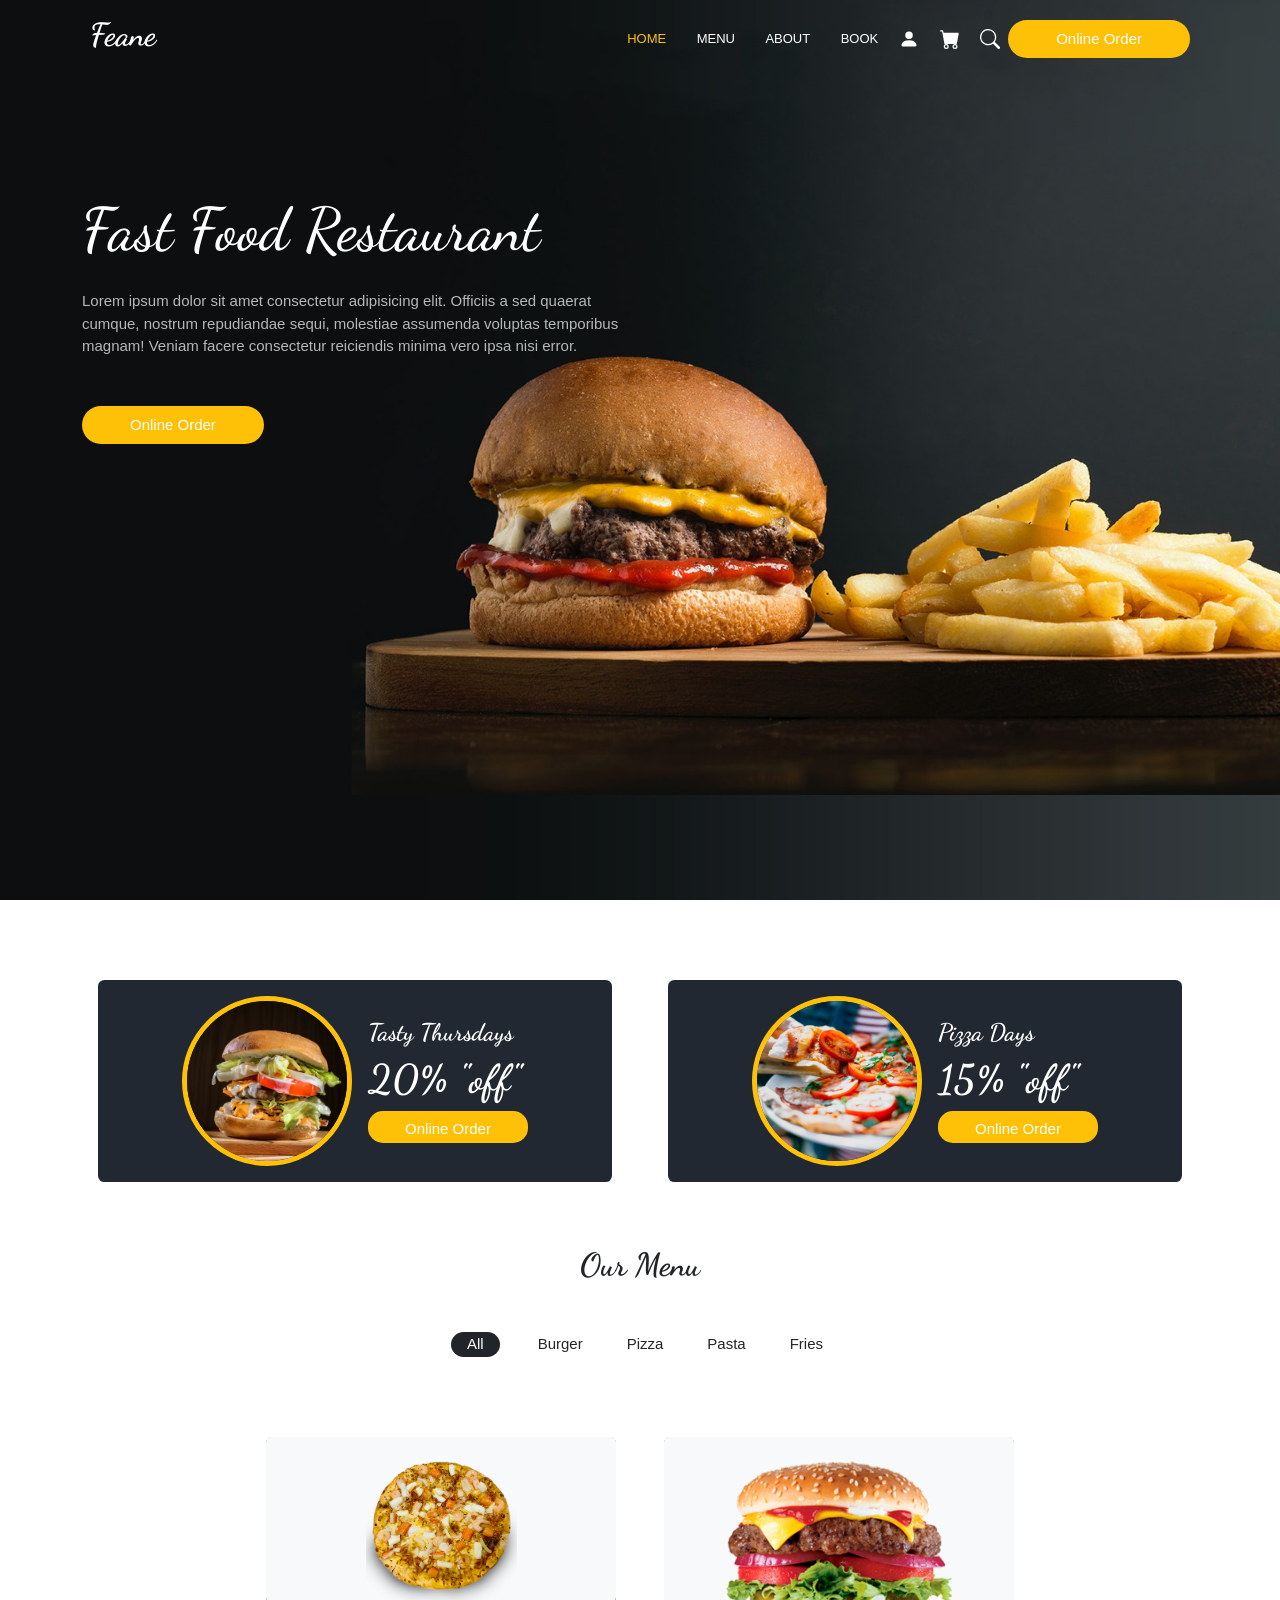
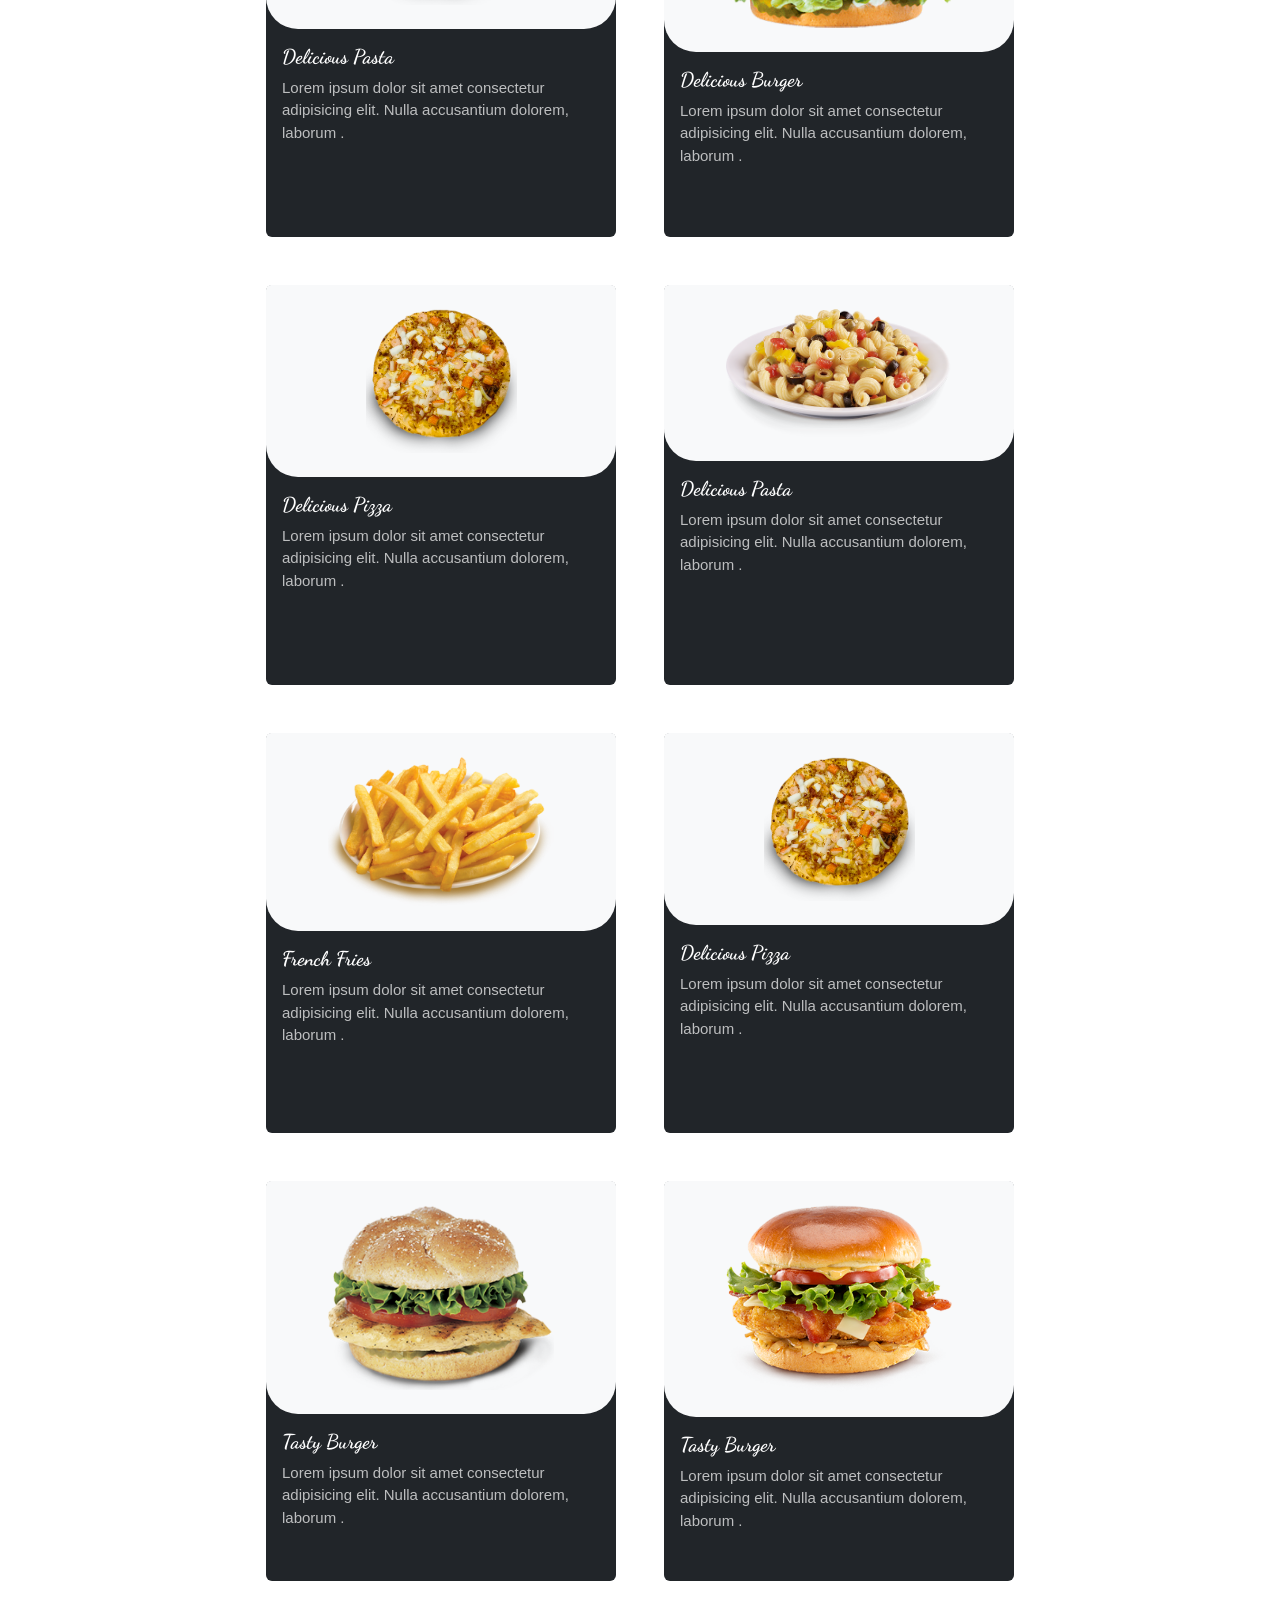
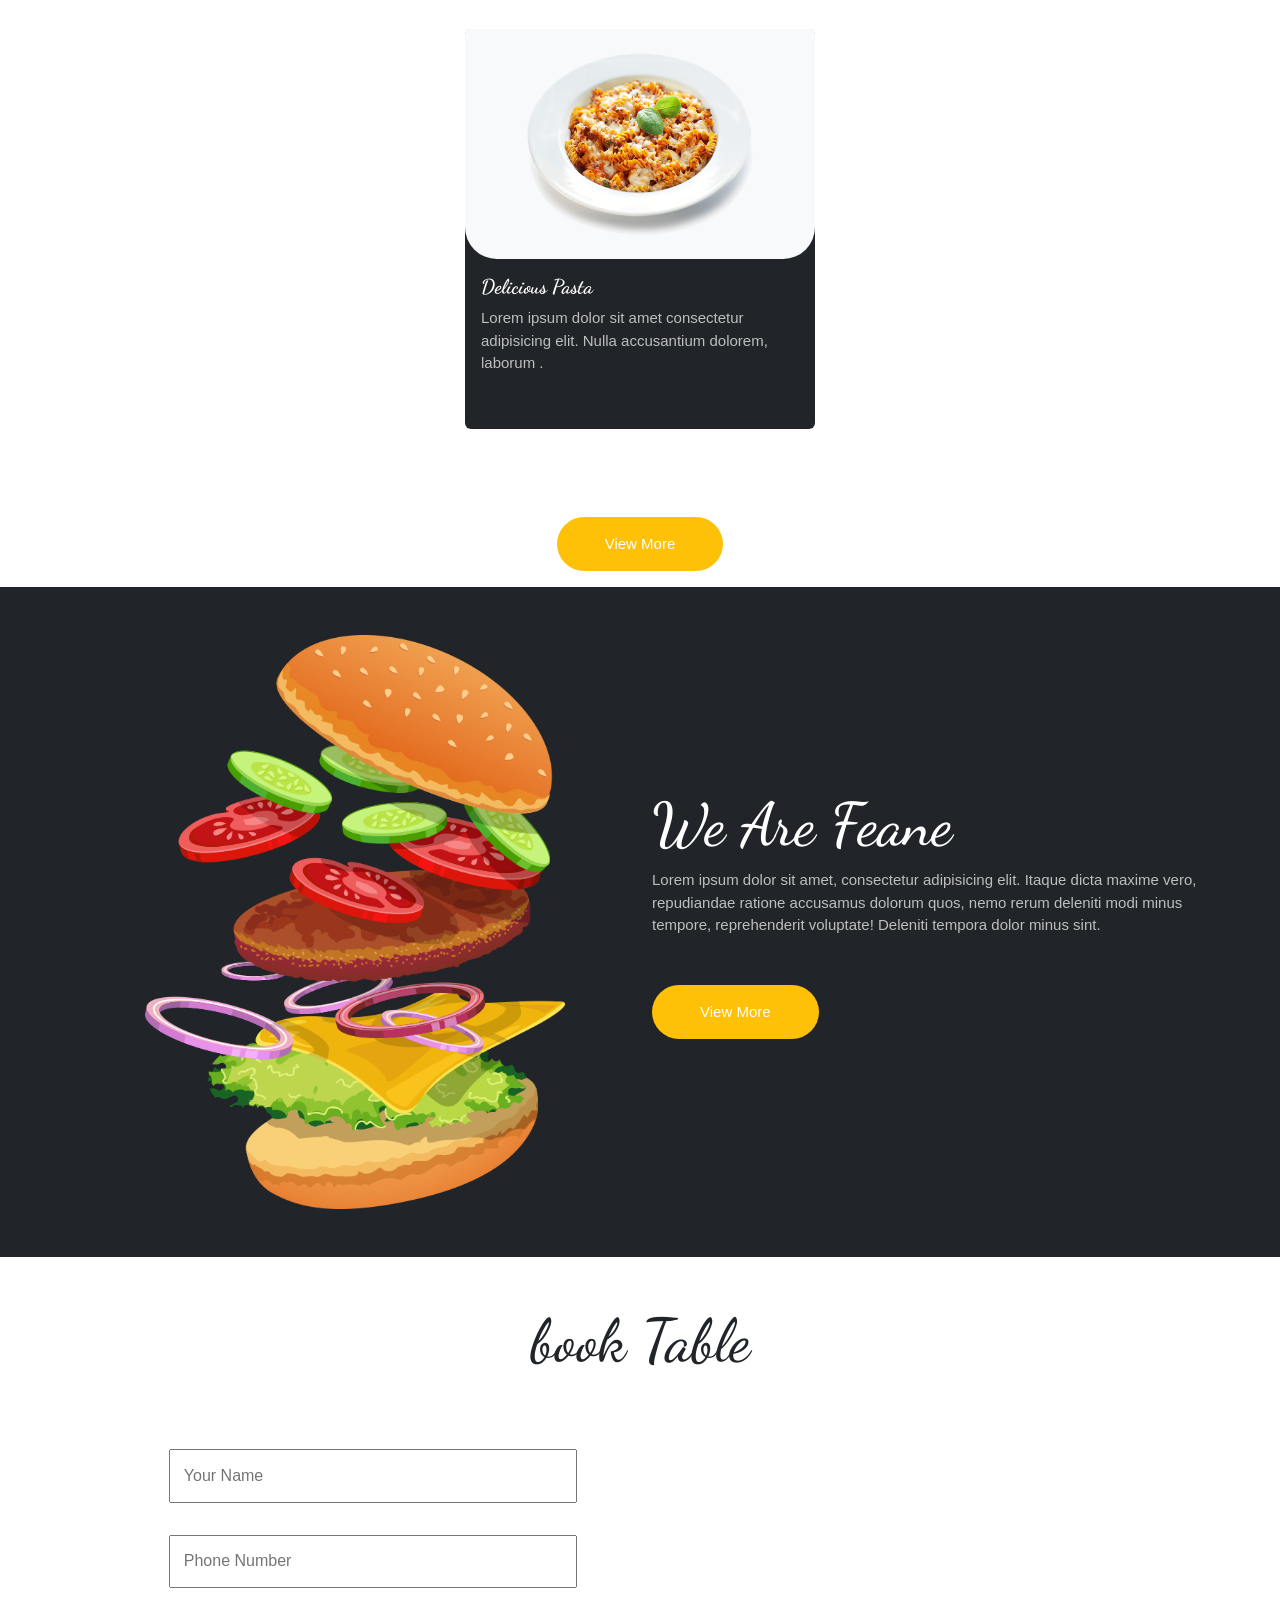
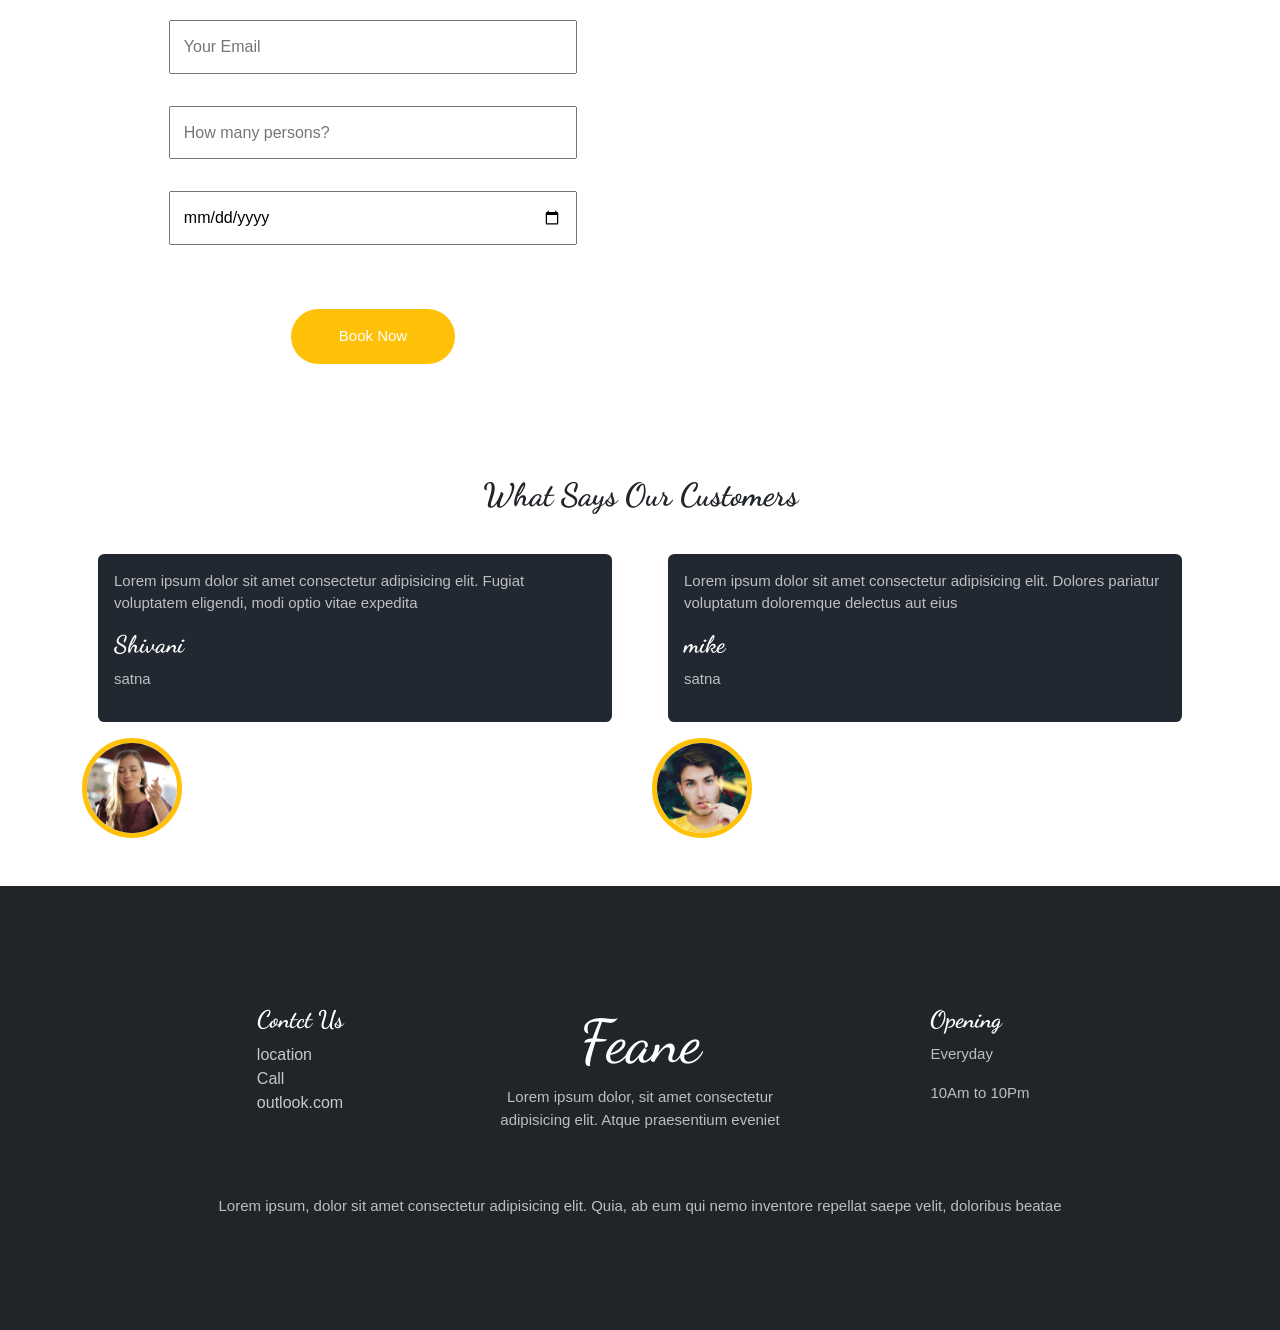
<file: Feane/index.html>
<!doctype html>
<html lang="en">
  <head>
    <meta charset="UTF-8" />
    <meta name="viewport" content="width=device-width, initial-scale=1.0" />
    <link rel="icon" href="./assests/Screenshot 2026-04-24 022253.png" />
    <title>Feane</title>
    <link
      href="https://cdn.jsdelivr.net/npm/bootstrap@5.3.8/dist/css/bootstrap.min.css"
      rel="stylesheet"
      integrity="sha384-sRIl4kxILFvY47J16cr9ZwB07vP4J8+LH7qKQnuqkuIAvNWLzeN8tE5YBujZqJLB"
      crossorigin="anonymous"
    />
    <link rel="stylesheet" href="style.css">
    <link rel="preconnect" href="https://fonts.googleapis.com" />
    <link rel="preconnect" href="https://fonts.gstatic.com" crossorigin />
    <link
      href="https://fonts.googleapis.com/css2?family=Dancing+Script:wght@400..700&display=swap"
      rel="stylesheet"
    />
  </head>
  <body>
    <div class="hero-section p-2">
      <div class="container-lg">
        <header>
          <div class="d-flex justify-content-between align-items-center m-2">
            <div>
              <a href="./index.html" class="text-decoration-none text-white"><h2>Feane</h2></a>
            </div>
            <div class="nav-option d-flex align-items-center">
              <div >
                <a href="./index.html" class="btn text-warning">HOME</a>
                <a href="./pages/menu.html" class="btn">MENU</a>
                <a href="./pages/about.html" class="btn">ABOUT</a>
                <a href="./pages/book.html " class="btn">BOOK</a>
              </div>
              <div class="nav-svg">
                <div>
                  <svg
                    xmlns="http://www.w3.org/2000/svg"
                    width="20"
                    height="20"
                    fill="currentColor"
                    class="bi bi-person-fill m-2"
                    viewBox="0 0 16 16"
                  >
                    <path
                      d="M3 14s-1 0-1-1 1-4 6-4 6 3 6 4-1 1-1 1zm5-6a3 3 0 1 0 0-6 3 3 0 0 0 0 6"
                    />
                  </svg>

                  <svg
                    xmlns="http://www.w3.org/2000/svg"
                    width="20"
                    height="20"
                    fill="currentColor"
                    class="bi bi-cart-fill m-2"
                    viewBox="0 0 16 16"
                  >
                    <path
                      d="M0 1.5A.5.5 0 0 1 .5 1H2a.5.5 0 0 1 .485.379L2.89 3H14.5a.5.5 0 0 1 .491.592l-1.5 8A.5.5 0 0 1 13 12H4a.5.5 0 0 1-.491-.408L2.01 3.607 1.61 2H.5a.5.5 0 0 1-.5-.5M5 12a2 2 0 1 0 0 4 2 2 0 0 0 0-4m7 0a2 2 0 1 0 0 4 2 2 0 0 0 0-4m-7 1a1 1 0 1 1 0 2 1 1 0 0 1 0-2m7 0a1 1 0 1 1 0 2 1 1 0 0 1 0-2"
                    />
                  </svg>

                  <svg
                    xmlns="http://www.w3.org/2000/svg"
                    width="20"
                    height="20"
                    fill="currentColor"
                    class="bi bi-search m-2"
                    viewBox="0 0 16 16"
                  >
                    <path
                      d="M11.742 10.344a6.5 6.5 0 1 0-1.397 1.398h-.001q.044.06.098.115l3.85 3.85a1 1 0 0 0 1.415-1.414l-3.85-3.85a1 1 0 0 0-.115-.1zM12 6.5a5.5 5.5 0 1 1-11 0 5.5 5.5 0 0 1 11 0"
                    />
                  </svg>
                </div>
              </div>
              <div class="">
                <button class="order p-2 ps-5 pe-5 rounded-pill">
                  Online Order
                </button>
              </div>
            </div>
          </div>
        </header>
        <section>
          <div class="row main-section">
            <div class="col-md-7 col-lg-6">
              <div class="detail-box">
                <h1 class="mt-4 mb-4">Fast Food Restaurant</h1>
                <p>
                  Lorem ipsum dolor sit amet consectetur adipisicing elit.
                  Officiis a sed quaerat cumque, nostrum repudiandae sequi,
                  molestiae assumenda voluptas temporibus magnam! Veniam facere
                  consectetur reiciendis minima vero ipsa nisi error.
                </p>
                <div class="btn-box mt-5 mb-3">
                  <button class="order p-2 ps-5 pe-5 rounded-pill">
                    Online Order
                  </button>
                </div>
              </div>
            </div>
          </div>
        </section>
      </div>
    </div>

    <!-- ......offerSection... -->
    <section>
      <div class="offer-container p-5">
        <div class="container">
          <div class="row mt-3">
            <div class="col-md-6 col-sm-12">
              <div class="box d-flex">
                <div class="img-box">
                  <img src="./assests/col2.jpeg" alt="" />
                </div>
                <div class="details d-flex flex-column justify-content-center">
                  <h5><b> Tasty Thursdays </b></h5>
                  <h6>
                    <span>20%</span>
                    "off"
                  </h6>
                  <button class="oderbutton">
                    Online Order
                    <svg
                      version="1.1"
                      id="Capa_1"
                      xmlns="http://www.w3.org/2000/svg"
                      xmlns:xlink="http://www.w3.org/1999/xlink"
                      x="0px"
                      y="0px"
                      viewBox="0 0 456.029 456.029"
                      style="enable-background: new 0 0 456.029 456.029"
                      xml:space="preserve"
                    ></svg>
                  </button>
                </div>
              </div>
            </div>
            <div class="col-md-6 col-sm-12">
              <div class="box d-flex">
                <div class="img-box">
                  <img src="./assests/col3.jpeg" alt="" />
                </div>
                <div class="details d-flex flex-column justify-content-center">
                  <h5><b> Pizza Days</b></h5>
                  <h6>
                    <span>15%</span>
                    "off"
                  </h6>
                  <button class="oderbutton">
                    Online Order
                    <svg
                      version="1.1"
                      id="Capa_1"
                      xmlns="http://www.w3.org/2000/svg"
                      xmlns:xlink="http://www.w3.org/1999/xlink"
                      x="0px"
                      y="0px"
                      viewBox="0 0 456.029 456.029"
                      style="enable-background: new 0 0 456.029 456.029"
                      xml:space="preserve"
                    ></svg>
                  </button>
                </div>
              </div>
            </div>
          </div>
        </div>
      </div>
    </section>

    <!-- ...OurMenu.. -->

    <section>
      <div class="container">
        <div>
          <h2 class="text-center text-dark">Our Menu</h2>
        </div>
        <div class="Menu d-flex justify-content-center align-items-center p-4">
          <div>
            <button class="text-white bg-dark m-3 pe-3 ps-3 rounded-pill">
              All
            </button>
          </div>
          <div><button class="bg-white text-dark m-3">Burger</button></div>
          <div><button class="bg-white text-dark m-3">Pizza</button></div>
          <div><button class="bg-white text-dark m-3">Pasta</button></div>
          <div><button class="bg-white text-dark m-3">Fries</button></div>
        </div>

        <div class="menuCard">
          <div class="cards d-flex justify-content-center p-3">
            <div class="card bg-dark border-0">
              <div class="">
                <div
                  class="card-img d-flex justify-content-center align-content-center rounded-bottom-5 p-4 bg-light"
                >
                  <img src="./assests/pizza.png" alt="" class="w-50" />
                </div>
                <div class="carddeatail">
                  <div class="p-3">
                    <h5 class="text-white">Delicious Pasta</h5>
                    <p class="text-white">
                      Lorem ipsum dolor sit amet consectetur adipisicing elit.
                      Nulla accusantium dolorem, laborum .
                    </p>
                  </div>
                </div>
              </div>
            </div>

            <div class="card bg-dark border-0">
              <div class="">
                <div
                  class="card-img d-flex justify-content-center align-content-center rounded-bottom-5 p-4 bg-light"
                >
                  <img src="./assests/burger.png" alt="" class="w-75" />
                </div>
                <div class="carddeatail">
                  <div class="p-3">
                    <h5 class="text-white">Delicious Burger</h5>
                    <p class="text-white">
                      Lorem ipsum dolor sit amet consectetur adipisicing elit.
                      Nulla accusantium dolorem, laborum .
                    </p>
                  </div>
                </div>
              </div>
            </div>

            <div class="card bg-dark border-0">
              <div class="">
                <div
                  class="card-img d-flex justify-content-center align-content-center rounded-bottom-5 p-4 bg-light"
                >
                  <img src="./assests/pizza.png" alt="" class="w-50" />
                </div>
                <div class="carddeatail">
                  <div class="p-3">
                    <h5 class="text-white">Delicious Pizza</h5>
                    <p class="text-white">
                      Lorem ipsum dolor sit amet consectetur adipisicing elit.
                      Nulla accusantium dolorem, laborum .
                    </p>
                  </div>
                </div>
              </div>
            </div>

            <div class="card bg-dark border-0">
              <div class="">
                <div
                  class="card-img d-flex justify-content-center align-content-center rounded-bottom-5 p-4 bg-light"
                >
                  <img src="./assests/pasata.png" alt="" class="w-75" />
                </div>
                <div class="carddeatail">
                  <div class="p-3">
                    <h5 class="text-white">Delicious Pasta</h5>
                    <p class="text-white">
                      Lorem ipsum dolor sit amet consectetur adipisicing elit.
                      Nulla accusantium dolorem, laborum .
                    </p>
                  </div>
                </div>
              </div>
            </div>

            <div class="card bg-dark border-0">
              <div class="">
                <div
                  class="card-img d-flex justify-content-center align-content-center rounded-bottom-5 p-4 bg-light"
                >
                  <img src="./assests/frenchFry.png" alt="" class="w-75" />
                </div>
                <div class="carddeatail">
                  <div class="p-3">
                    <h5 class="text-white">French Fries</h5>
                    <p class="text-white">
                      Lorem ipsum dolor sit amet consectetur adipisicing elit.
                      Nulla accusantium dolorem, laborum .
                    </p>
                  </div>
                </div>
              </div>
            </div>

            <div class="card bg-dark border-0">
              <div class="">
                <div
                  class="card-img d-flex justify-content-center align-content-center rounded-bottom-5 p-4 bg-light"
                >
                  <img src="./assests/pizza.png" alt="" class="w-50" />
                </div>
                <div class="carddeatail">
                  <div class="p-3">
                    <h5 class="text-white">Delicious Pizza</h5>
                    <p class="text-white">
                      Lorem ipsum dolor sit amet consectetur adipisicing elit.
                      Nulla accusantium dolorem, laborum .
                    </p>
                  </div>
                </div>
              </div>
            </div>

            <div class="card bg-dark border-0">
              <div class="">
                <div
                  class="card-img d-flex justify-content-center align-content-center rounded-bottom-5 p-4 bg-light"
                >
                  <img src="./assests/burger2.png" alt="" class="w-75" />
                </div>
                <div class="carddeatail">
                  <div class="p-3">
                    <h5 class="text-white">Tasty Burger</h5>
                    <p class="text-white">
                      Lorem ipsum dolor sit amet consectetur adipisicing elit.
                      Nulla accusantium dolorem, laborum .
                    </p>
                  </div>
                </div>
              </div>
            </div>

            <div class="card bg-dark border-0">
              <div class="">
                <div
                  class="card-img d-flex justify-content-center align-content-center rounded-bottom-5 p-4 bg-light"
                >
                  <img src="./assests/burger1.png" alt="" class="w-75" />
                </div>
                <div class="carddeatail">
                  <div class="p-3">
                    <h5 class="text-white">Tasty Burger</h5>
                    <p class="text-white">
                      Lorem ipsum dolor sit amet consectetur adipisicing elit.
                      Nulla accusantium dolorem, laborum .
                    </p>
                  </div>
                </div>
              </div>
            </div>

            <div class="card bg-dark border-0">
              <div class="">
                <div
                  class="card-img d-flex justify-content-center align-content-center rounded-bottom-5 p-4 bg-light"
                >
                  <img src="./assests/passta.png" alt="" class="w-75" />
                </div>
                <div class="carddeatail">
                  <div class="p-3">
                    <h5 class="text-white">Delicious Pasta</h5>
                    <p class="text-white">
                      Lorem ipsum dolor sit amet consectetur adipisicing elit.
                      Nulla accusantium dolorem, laborum .
                    </p>
                  </div>
                </div>
              </div>
            </div>
           
          </div>
           <div class="d-flex justify-content-center btn-box mt-5 mb-3">
              <button class="order p-3 ps-5 pe-5 rounded-pill">
                View More
              </button>
            </div>
        </div>
      </div>
    </section>

    <!-- ....... -->
    <section>
      <div class="bg-dark p-5">
        <div class="container">
          <div class="row d-flex">
            <div class="col-md-6 d-flex justify-content-center">
              <img src="./assests/burgercut.png" alt="" class="buggercut" />
            </div>
            <div class="col-md-6 d-flex align-items-center">
              <div>
                <h1>We Are Feane</h1>
                <p>
                  Lorem ipsum dolor sit amet, consectetur adipisicing elit.
                  Itaque dicta maxime vero, repudiandae ratione accusamus
                  dolorum quos, nemo rerum deleniti modi minus tempore,
                  reprehenderit voluptate! Deleniti tempora dolor minus sint.
                </p>
                <div class="btn-box mt-5 mb-3">
                  <button class="order p-3 ps-5 pe-5 rounded-pill">
                    View More
                  </button>
                </div>
              </div>
            </div>
          </div>
        </div>
      </div>
    </section>

    <!-- ........ -->
    <section>
      <div>
        <div class="container p-5 ">
          <div><h1 class="text-dark text-center">book Table</h1></div>
          <div class="row">
            <div class="col-md-6">
              <form action="">
                <div class="d-flex flex-column align-items-center justify-content-center pt-5">
                  <input type="text" placeholder="Your Name" />
                  <input type="tel" placeholder="Phone Number" />
                  <input type="email" placeholder="Your Email" />
                  <input type="number" placeholder="How many persons?" />
                  <input type="date" placeholder="Your Name" />
                </div>
                <div class="btn-box mt-5 mb-3 d-flex justify-content-center">
                  <button class="order p-3 ps-5 pe-5 rounded-pill">
                    Book Now
                  </button>
                </div>
              </form>
            </div>
            <div class="col-md-6">
              <h2>Our Location</h2>

              <iframe
                src="https://www.google.com/maps?q=Bhopal&output=embed"
                width="100%"
                height="400"
                style="border: 0"
                allowfullscreen=""
                loading="lazy"
              >
              </iframe>
            </div>
          </div>
        </div>
      </div>
    </section>

    <!-- ....... -->

    <section>
      <div class="offer-container p-5">
        <div class="container">
          <div class="d-flex justify-content-center">
            <h2 class="text-dark">What Says Our Customers</h2>
          </div>
          <div class="row mt-3">
            <div class="col-md-6 col-sm-12">
              <div class="box d-flex">
                <div class="details d-flex flex-column justify-content-center">
                  <p>
                    Lorem ipsum dolor sit amet consectetur adipisicing elit.
                    Fugiat voluptatem eligendi, modi optio vitae expedita
                  </p>
                  <h5>Shivani</h5>
                  <p>satna</p>
                </div>
              </div>
              <span class="">
                <img
                  src="./assests/client.jpeg"
                  alt=""
                  class="rounded-circle border border-5 border-warning"
                />
              </span>
            </div>
            <div class="col-md-6 col-sm-12">
              <div class="box d-flex">
                <div class="details d-flex flex-column justify-content-center">
                  <p>
                    Lorem ipsum dolor sit amet consectetur adipisicing elit.
                    Dolores pariatur voluptatum doloremque delectus aut eius
                  </p>
                  <h5>mike</h5>
                  <p>satna</p>
                </div>
              </div>
              <span class="">
                <img
                  src="./assests/client2.jpeg"
                  alt=""
                  class="rounded-circle border border-5 border-warning"
                />
              </span>
            </div>
          </div>
        </div>
      </div>
    </section>
    <!-- ..... -->

    <footer class="d-flex justify-content-center  p-5 bg-dark">
      <div class="container p-5">
        <div class="row d-flex justify-content-center p-4">
          <div class="col-md-4 d-flex justify-content-center mb-4">
            <div class="contact">
              <h4 class="text-center text-white">Contct Us</h4>
              <div class="links d-flex flex-column">
                <a href="" class="text-white opacity-75 text-decoration-none">location</a>
                <a href="" class="text-white opacity-75 text-decoration-none">Call</a>
                <a href="" class="text-white opacity-75 text-decoration-none"
                  >outlook.com</a
                >
              </div>
            </div>
          </div>
          <div class="col-md-4 d-flex justify-content-center mb-4">
            <div class="fean">
              <a
                href="./index.html"
                class="text-decoration-none text-center text-white"
                ><h1>Feane</h1></a
              >
              <p class=" text-center">
                Lorem ipsum dolor, sit amet consectetur adipisicing elit. Atque
                praesentium eveniet
              </p>
            </div>
          </div>
          <div class="col-md-4 d-flex justify-content-center mb-4">
            <div class="time">
              <h4 class=" text-white">Opening</h4>
              <p >Everyday</p>
              <p >10Am to 10Pm</p>
            </div>
          </div>
        </div>
        <div class="footer-bottem d-flex justify-content-center">
          <div>
            <p >
              
              Lorem ipsum, dolor sit amet consectetur adipisicing elit. Quia, ab
              eum qui nemo inventore repellat saepe velit, doloribus beatae
            </p>
          </div>
        </div>
      </div>
    </footer>

    <script
      src="https://cdn.jsdelivr.net/npm/bootstrap@5.3.8/dist/js/bootstrap.bundle.min.js"
      integrity="sha384-FKyoEForCGlyvwx9Hj09JcYn3nv7wiPVlz7YYwJrWVcXK/BmnVDxM+D2scQbITxI"
      crossorigin="anonymous"
    ></script>
  </body>
</html>
</file>
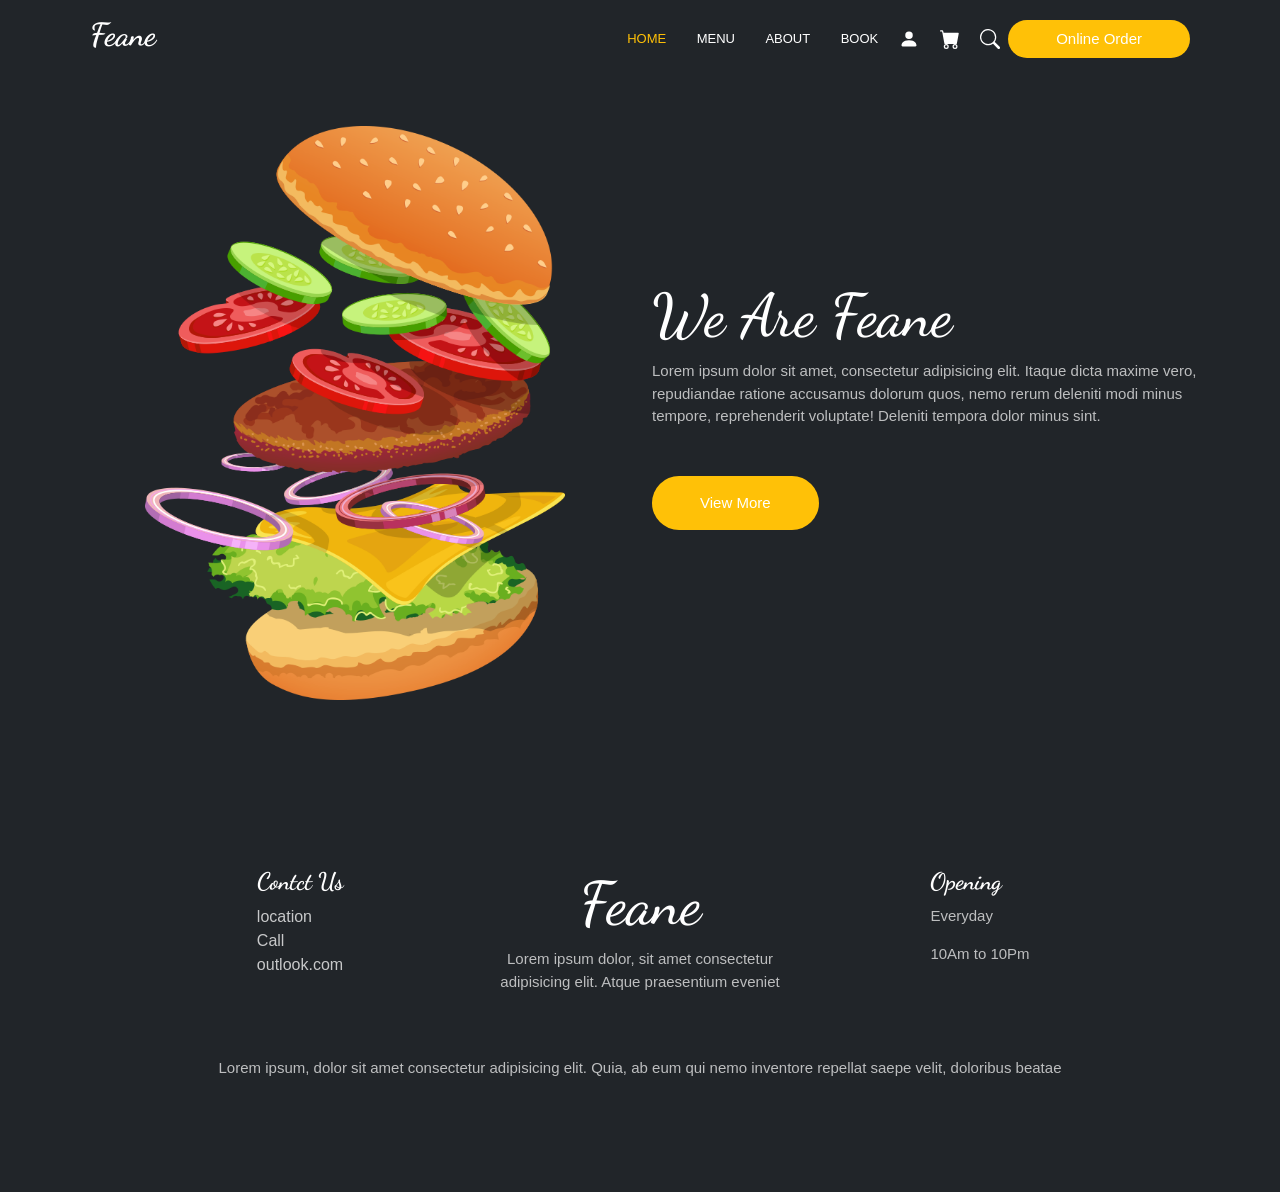
<file: Feane/pages/about.html>
<!doctype html>
<html lang="en">
  <head>
    <meta charset="UTF-8" />
    <meta name="viewport" content="width=device-width, initial-scale=1.0" />
    <link rel="icon" href="../assests/Screenshot 2026-04-24 022253.png" />
    <title>Feane</title>
    <link
      href="https://cdn.jsdelivr.net/npm/bootstrap@5.3.8/dist/css/bootstrap.min.css"
      rel="stylesheet"
      integrity="sha384-sRIl4kxILFvY47J16cr9ZwB07vP4J8+LH7qKQnuqkuIAvNWLzeN8tE5YBujZqJLB"
      crossorigin="anonymous"
    />
    <link rel="stylesheet" href="../style.css">
    <link rel="preconnect" href="https://fonts.googleapis.com" />
    <link rel="preconnect" href="https://fonts.gstatic.com" crossorigin />
    <link
      href="https://fonts.googleapis.com/css2?family=Dancing+Script:wght@400..700&display=swap"
      rel="stylesheet"
    />
  </head>
  
  <body >
      <div class="p-2 bg-dark">
         <div class="container bg-dark">
        <header class="bg-dark">
          <div class="d-flex justify-content-between align-items-center m-2">
            <div>
              <a href="./index.html" class="text-decoration-none text-white"><h2>Feane</h2></a>
            </div>
            <div class="nav-option d-flex align-items-center">
              <div >
                <a href="../index.html" class="btn text-warning">HOME</a>
                <a href="./menu.html" class="btn">MENU</a>
                <a href="./about.html" class="btn">ABOUT</a>
                <a href="./book.html" class="btn">BOOK</a>
              </div>
              <div class="nav-svg">
                <div>
                  <svg
                    xmlns="http://www.w3.org/2000/svg"
                    width="20"
                    height="20"
                    fill="currentColor"
                    class="bi bi-person-fill m-2"
                    viewBox="0 0 16 16"
                  >
                    <path
                      d="M3 14s-1 0-1-1 1-4 6-4 6 3 6 4-1 1-1 1zm5-6a3 3 0 1 0 0-6 3 3 0 0 0 0 6"
                    />
                  </svg>

                  <svg
                    xmlns="http://www.w3.org/2000/svg"
                    width="20"
                    height="20"
                    fill="currentColor"
                    class="bi bi-cart-fill m-2"
                    viewBox="0 0 16 16"
                  >
                    <path
                      d="M0 1.5A.5.5 0 0 1 .5 1H2a.5.5 0 0 1 .485.379L2.89 3H14.5a.5.5 0 0 1 .491.592l-1.5 8A.5.5 0 0 1 13 12H4a.5.5 0 0 1-.491-.408L2.01 3.607 1.61 2H.5a.5.5 0 0 1-.5-.5M5 12a2 2 0 1 0 0 4 2 2 0 0 0 0-4m7 0a2 2 0 1 0 0 4 2 2 0 0 0 0-4m-7 1a1 1 0 1 1 0 2 1 1 0 0 1 0-2m7 0a1 1 0 1 1 0 2 1 1 0 0 1 0-2"
                    />
                  </svg>

                  <svg
                    xmlns="http://www.w3.org/2000/svg"
                    width="20"
                    height="20"
                    fill="currentColor"
                    class="bi bi-search m-2"
                    viewBox="0 0 16 16"
                  >
                    <path
                      d="M11.742 10.344a6.5 6.5 0 1 0-1.397 1.398h-.001q.044.06.098.115l3.85 3.85a1 1 0 0 0 1.415-1.414l-3.85-3.85a1 1 0 0 0-.115-.1zM12 6.5a5.5 5.5 0 1 1-11 0 5.5 5.5 0 0 1 11 0"
                    />
                  </svg>
                </div>
              </div>
              <div class="">
                <button class="order p-2 ps-5 pe-5 rounded-pill">
                  Online Order
                </button>
              </div>
            </div>
          </div>
        </header>
     </div>
    </div>
    <section>
      <div class="bg-dark p-5">
        <div class="container">
          <div class="row d-flex">
            <div class="col-md-6 d-flex justify-content-center">
              <img src="../assests/burgercut.png" alt="" class="buggercut" />
            </div>
            <div class="col-md-6 d-flex align-items-center">
              <div>
                <h1>We Are Feane</h1>
                <p>
                  Lorem ipsum dolor sit amet, consectetur adipisicing elit.
                  Itaque dicta maxime vero, repudiandae ratione accusamus
                  dolorum quos, nemo rerum deleniti modi minus tempore,
                  reprehenderit voluptate! Deleniti tempora dolor minus sint.
                </p>
                <div class="btn-box mt-5 mb-3">
                  <button class="order p-3 ps-5 pe-5 rounded-pill">
                    View More
                  </button>
                </div>
              </div>
            </div>
          </div>
        </div>
      </div>
    </section>

    <footer class="d-flex justify-content-center  p-5 bg-dark">
      <div class="container p-5">
        <div class="row d-flex justify-content-center p-4">
          <div class="col-md-4 d-flex justify-content-center mb-4">
            <div class="contact">
              <h4 class="text-center text-white">Contct Us</h4>
              <div class="links d-flex flex-column">
                <a href="" class="text-white opacity-75 text-decoration-none">location</a>
                <a href="" class="text-white opacity-75 text-decoration-none">Call</a>
                <a href="" class="text-white opacity-75 text-decoration-none"
                  >outlook.com</a
                >
              </div>
            </div>
          </div>
          <div class="col-md-4 d-flex justify-content-center mb-4">
            <div class="fean">
              <a
                href="../index.html"
                class="text-decoration-none text-center text-white"
                ><h1>Feane</h1></a
              >
              <p class=" text-center">
                Lorem ipsum dolor, sit amet consectetur adipisicing elit. Atque
                praesentium eveniet
              </p>
            </div>
          </div>
          <div class="col-md-4 d-flex justify-content-center mb-4">
            <div class="time">
              <h4 class=" text-white">Opening</h4>
              <p >Everyday</p>
              <p >10Am to 10Pm</p>
            </div>
          </div>
        </div>
        <div class="footer-bottem d-flex justify-content-center">
          <div>
            <p >
              Lorem ipsum, dolor sit amet consectetur adipisicing elit. Quia, ab
              eum qui nemo inventore repellat saepe velit, doloribus beatae
            </p>
          </div>
        </div>
      </div>
    </footer>

    <script
      src="https://cdn.jsdelivr.net/npm/bootstrap@5.3.8/dist/js/bootstrap.bundle.min.js"
      integrity="sha384-FKyoEForCGlyvwx9Hj09JcYn3nv7wiPVlz7YYwJrWVcXK/BmnVDxM+D2scQbITxI"
      crossorigin="anonymous"
    ></script>
  </body>
</html>
</file>
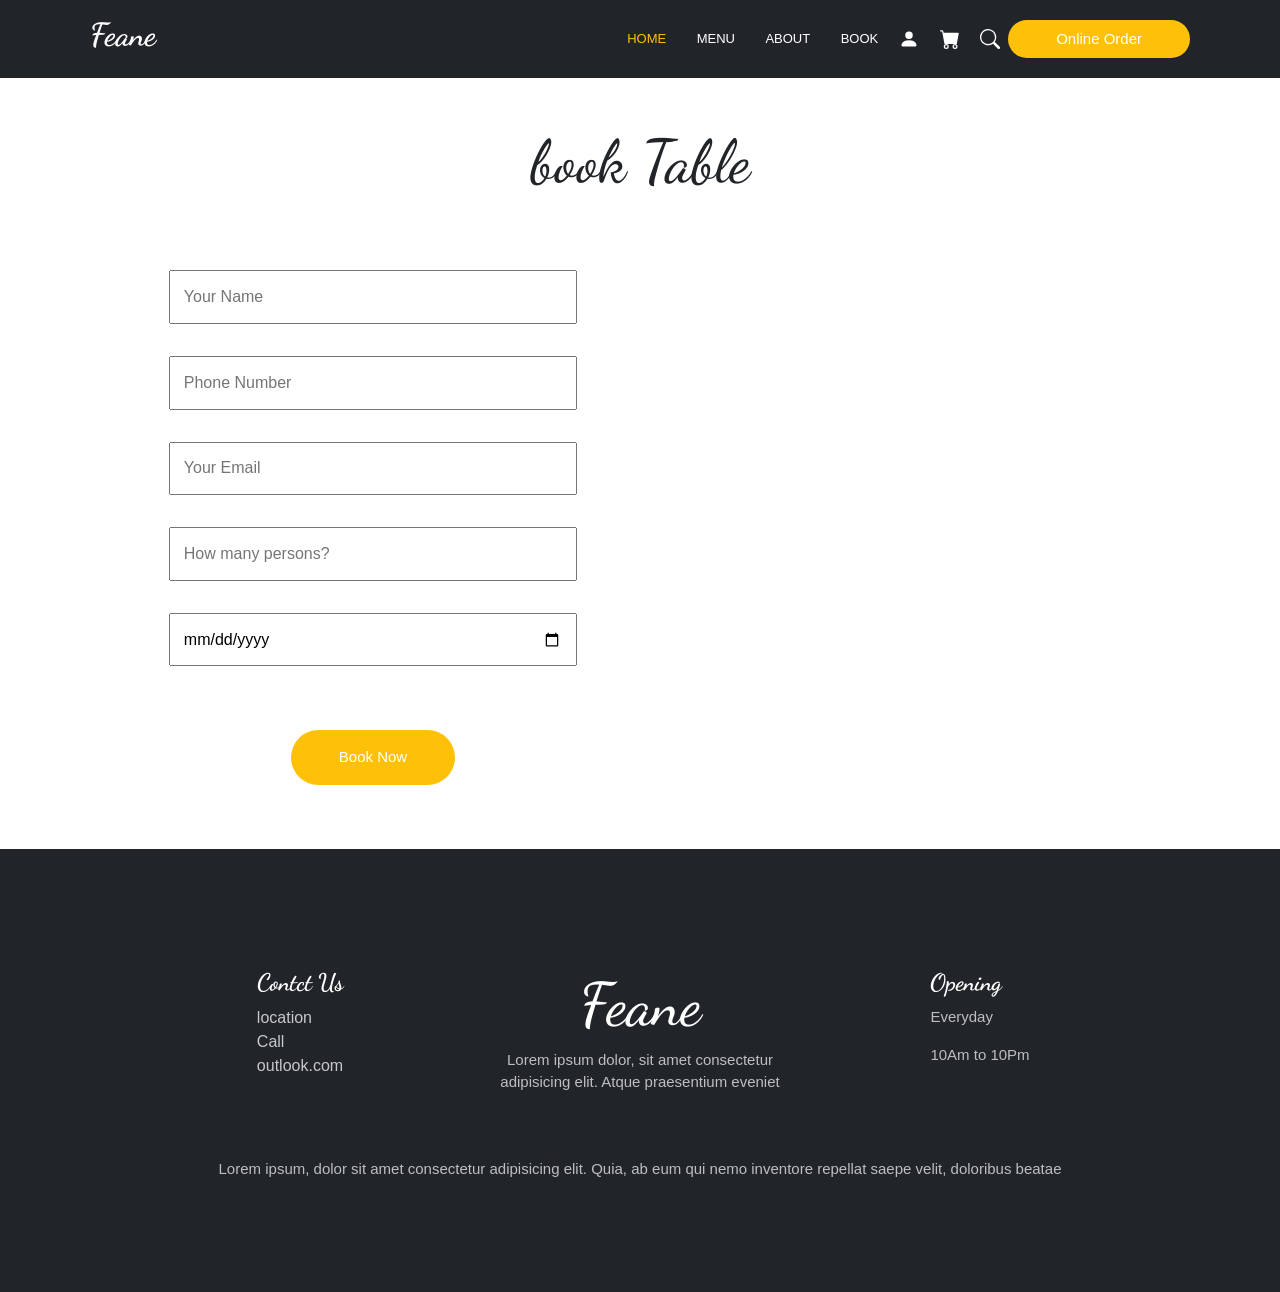
<file: Feane/pages/book.html>
<!doctype html>
<html lang="en">
  <head>
    <meta charset="UTF-8" />
    <meta name="viewport" content="width=device-width, initial-scale=1.0" />
    <link rel="icon" href="../assests/Screenshot 2026-04-24 022253.png" />
    <title>Feane</title>
    <link
      href="https://cdn.jsdelivr.net/npm/bootstrap@5.3.8/dist/css/bootstrap.min.css"
      rel="stylesheet"
      integrity="sha384-sRIl4kxILFvY47J16cr9ZwB07vP4J8+LH7qKQnuqkuIAvNWLzeN8tE5YBujZqJLB"
      crossorigin="anonymous"
    />
    <link rel="stylesheet" href="../style.css">
    <link rel="preconnect" href="https://fonts.googleapis.com" />
    <link rel="preconnect" href="https://fonts.gstatic.com" crossorigin />
    <link
      href="https://fonts.googleapis.com/css2?family=Dancing+Script:wght@400..700&display=swap"
      rel="stylesheet"
    />
  </head>
  
  <body >
      <div class="p-2 bg-dark">
         <div class="container bg-dark">
        <header class="bg-dark">
          <div class="d-flex justify-content-between align-items-center m-2">
            <div>
              <a href="./index.html" class="text-decoration-none text-white"><h2>Feane</h2></a>
            </div>
            <div class="nav-option d-flex align-items-center">
              <div >
                 <a href="../index.html" class="btn text-warning">HOME</a>
                <a href="./menu.html" class="btn">MENU</a>
                <a href="./about.html" class="btn">ABOUT</a>
                <a href="./book.html" class="btn">BOOK</a>
              </div>
              <div class="nav-svg">
                <div>
                  <svg
                    xmlns="http://www.w3.org/2000/svg"
                    width="20"
                    height="20"
                    fill="currentColor"
                    class="bi bi-person-fill m-2"
                    viewBox="0 0 16 16"
                  >
                    <path
                      d="M3 14s-1 0-1-1 1-4 6-4 6 3 6 4-1 1-1 1zm5-6a3 3 0 1 0 0-6 3 3 0 0 0 0 6"
                    />
                  </svg>

                  <svg
                    xmlns="http://www.w3.org/2000/svg"
                    width="20"
                    height="20"
                    fill="currentColor"
                    class="bi bi-cart-fill m-2"
                    viewBox="0 0 16 16"
                  >
                    <path
                      d="M0 1.5A.5.5 0 0 1 .5 1H2a.5.5 0 0 1 .485.379L2.89 3H14.5a.5.5 0 0 1 .491.592l-1.5 8A.5.5 0 0 1 13 12H4a.5.5 0 0 1-.491-.408L2.01 3.607 1.61 2H.5a.5.5 0 0 1-.5-.5M5 12a2 2 0 1 0 0 4 2 2 0 0 0 0-4m7 0a2 2 0 1 0 0 4 2 2 0 0 0 0-4m-7 1a1 1 0 1 1 0 2 1 1 0 0 1 0-2m7 0a1 1 0 1 1 0 2 1 1 0 0 1 0-2"
                    />
                  </svg>

                  <svg
                    xmlns="http://www.w3.org/2000/svg"
                    width="20"
                    height="20"
                    fill="currentColor"
                    class="bi bi-search m-2"
                    viewBox="0 0 16 16"
                  >
                    <path
                      d="M11.742 10.344a6.5 6.5 0 1 0-1.397 1.398h-.001q.044.06.098.115l3.85 3.85a1 1 0 0 0 1.415-1.414l-3.85-3.85a1 1 0 0 0-.115-.1zM12 6.5a5.5 5.5 0 1 1-11 0 5.5 5.5 0 0 1 11 0"
                    />
                  </svg>
                </div>
              </div>
              <div class="">
                <button class="order p-2 ps-5 pe-5 rounded-pill">
                  Online Order
                </button>
              </div>
            </div>
          </div>
        </header>
     </div>
    </div>
  <section>
      <div>
        <div class="container p-5 ">
          <div><h1 class="text-dark text-center">book Table</h1></div>
          <div class="row">
            <div class="col-md-6">
              <form action="">
                <div class="d-flex flex-column align-items-center justify-content-center pt-5">
                  <input type="text" placeholder="Your Name" />
                  <input type="tel" placeholder="Phone Number" />
                  <input type="email" placeholder="Your Email" />
                  <input type="number" placeholder="How many persons?" />
                  <input type="date" placeholder="Your Name" />
                </div>
                <div class="btn-box mt-5 mb-3 d-flex justify-content-center">
                  <button class="order p-3 ps-5 pe-5 rounded-pill">
                    Book Now
                  </button>
                </div>
              </form>
            </div>
            <div class="col-md-6">
              <h2>Our Location</h2>

              <iframe
                src="https://www.google.com/maps?q=Bhopal&output=embed"
                width="100%"
                height="400"
                style="border: 0"
                allowfullscreen=""
                loading="lazy"
              >
              </iframe>
            </div>
          </div>
        </div>
      </div>
    </section>



    <footer class="d-flex justify-content-center  p-5 bg-dark">
      <div class="container p-5">
        <div class="row d-flex justify-content-center p-4">
          <div class="col-md-4 d-flex justify-content-center mb-4">
            <div class="contact">
              <h4 class="text-center text-white">Contct Us</h4>
              <div class="links d-flex flex-column">
                <a href="" class="text-white opacity-75 text-decoration-none">location</a>
                <a href="" class="text-white opacity-75 text-decoration-none">Call</a>
                <a href="" class="text-white opacity-75 text-decoration-none"
                  >outlook.com</a
                >
              </div>
            </div>
          </div>
          <div class="col-md-4 d-flex justify-content-center mb-4">
            <div class="fean">
              <a
                href="../index.html"
                class="text-decoration-none text-center text-white"
                ><h1>Feane</h1></a
              >
              <p class=" text-center">
                Lorem ipsum dolor, sit amet consectetur adipisicing elit. Atque
                praesentium eveniet
              </p>
            </div>
          </div>
          <div class="col-md-4 d-flex justify-content-center mb-4">
            <div class="time">
              <h4 class=" text-white">Opening</h4>
              <p >Everyday</p>
              <p >10Am to 10Pm</p>
            </div>
          </div>
        </div>
        <div class="footer-bottem d-flex justify-content-center">
          <div>
            <p >
              Lorem ipsum, dolor sit amet consectetur adipisicing elit. Quia, ab
              eum qui nemo inventore repellat saepe velit, doloribus beatae
            </p>
          </div>
        </div>
      </div>
    </footer>

    <script
      src="https://cdn.jsdelivr.net/npm/bootstrap@5.3.8/dist/js/bootstrap.bundle.min.js"
      integrity="sha384-FKyoEForCGlyvwx9Hj09JcYn3nv7wiPVlz7YYwJrWVcXK/BmnVDxM+D2scQbITxI"
      crossorigin="anonymous"
    ></script>
  </body>
</html>
</file>
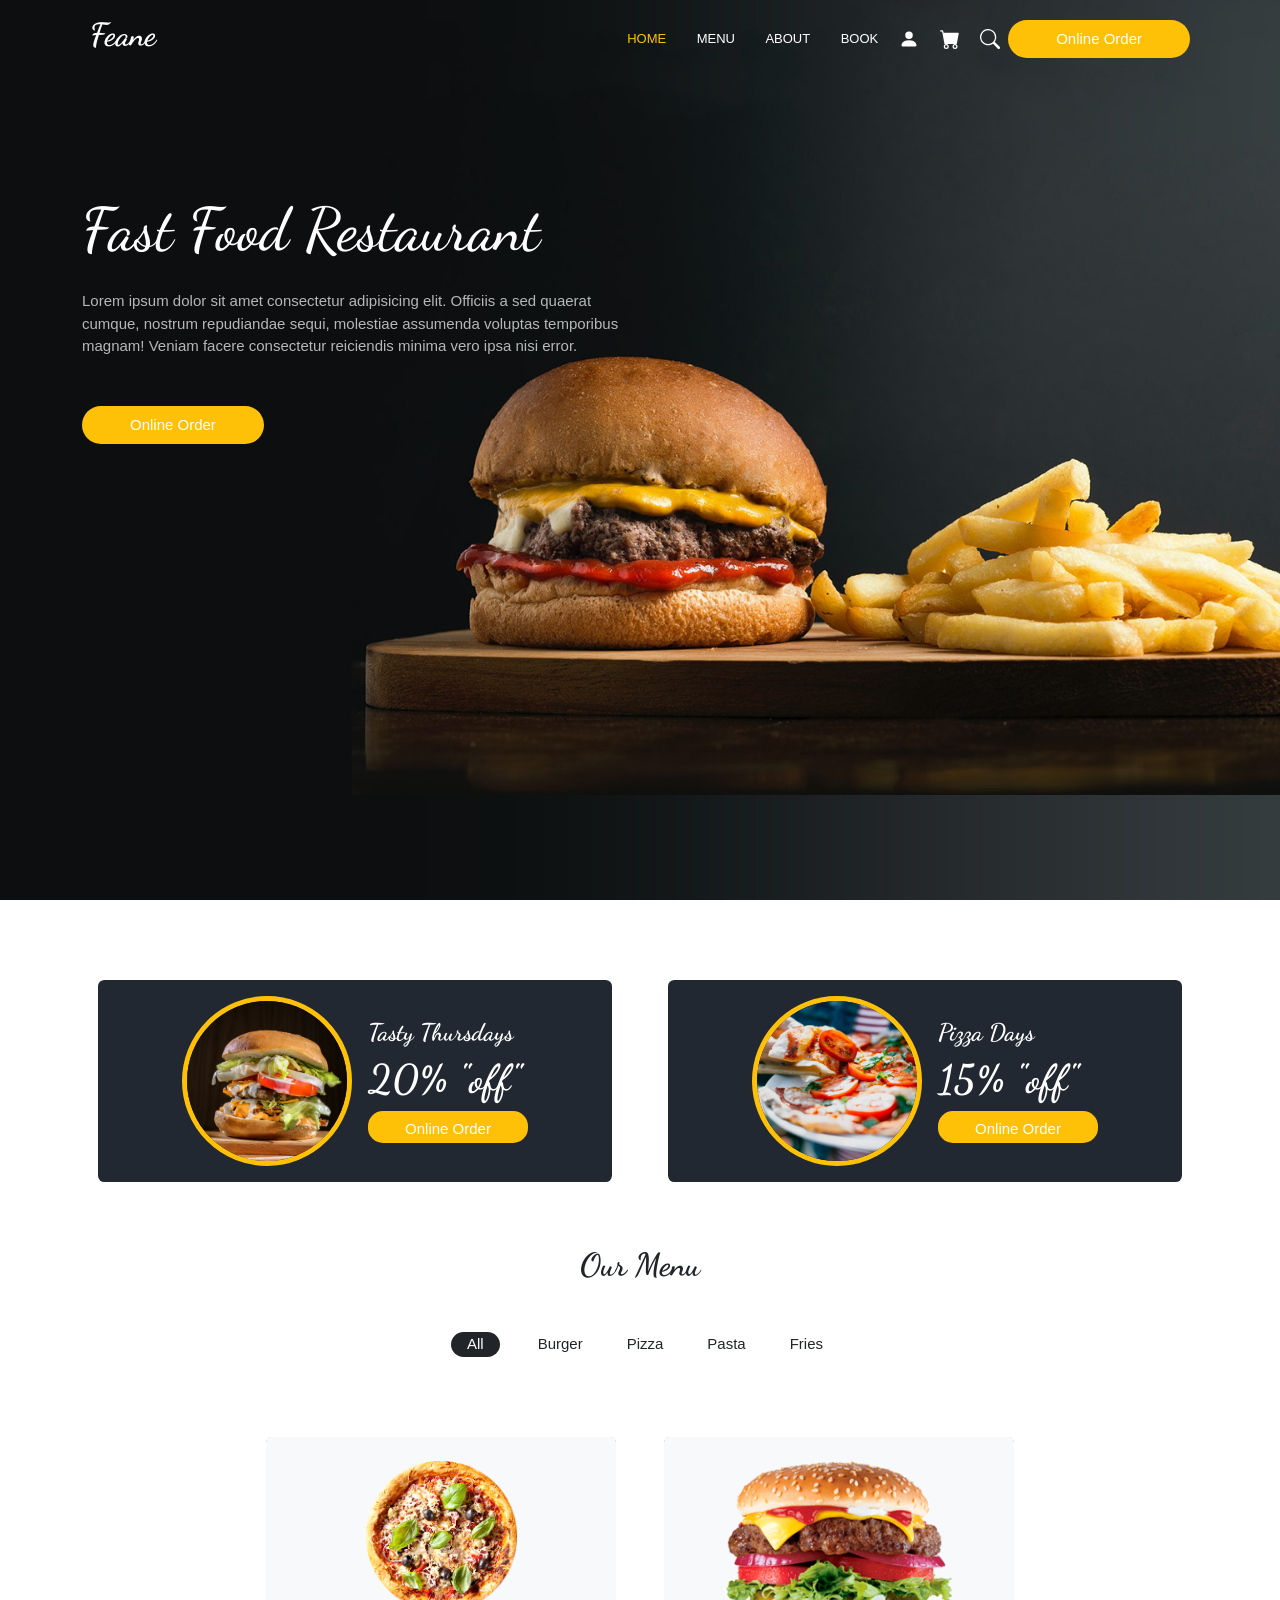
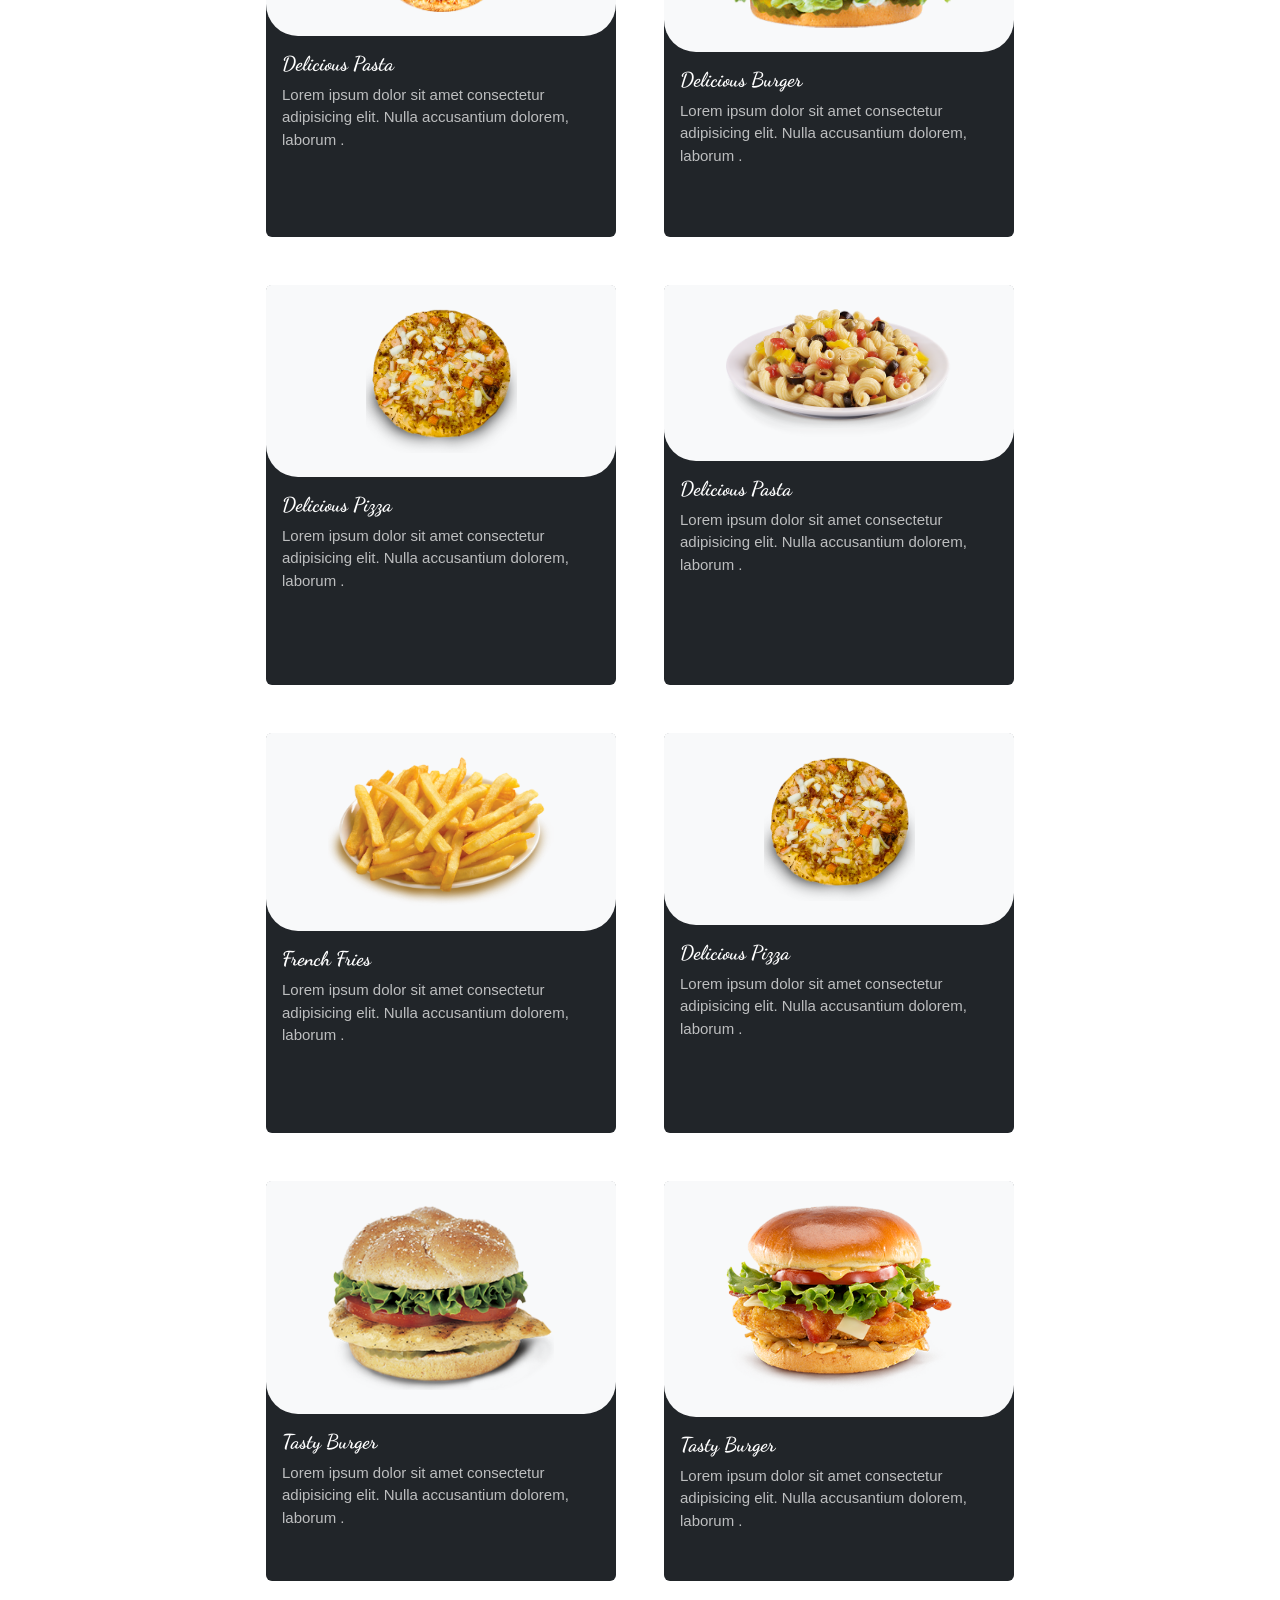
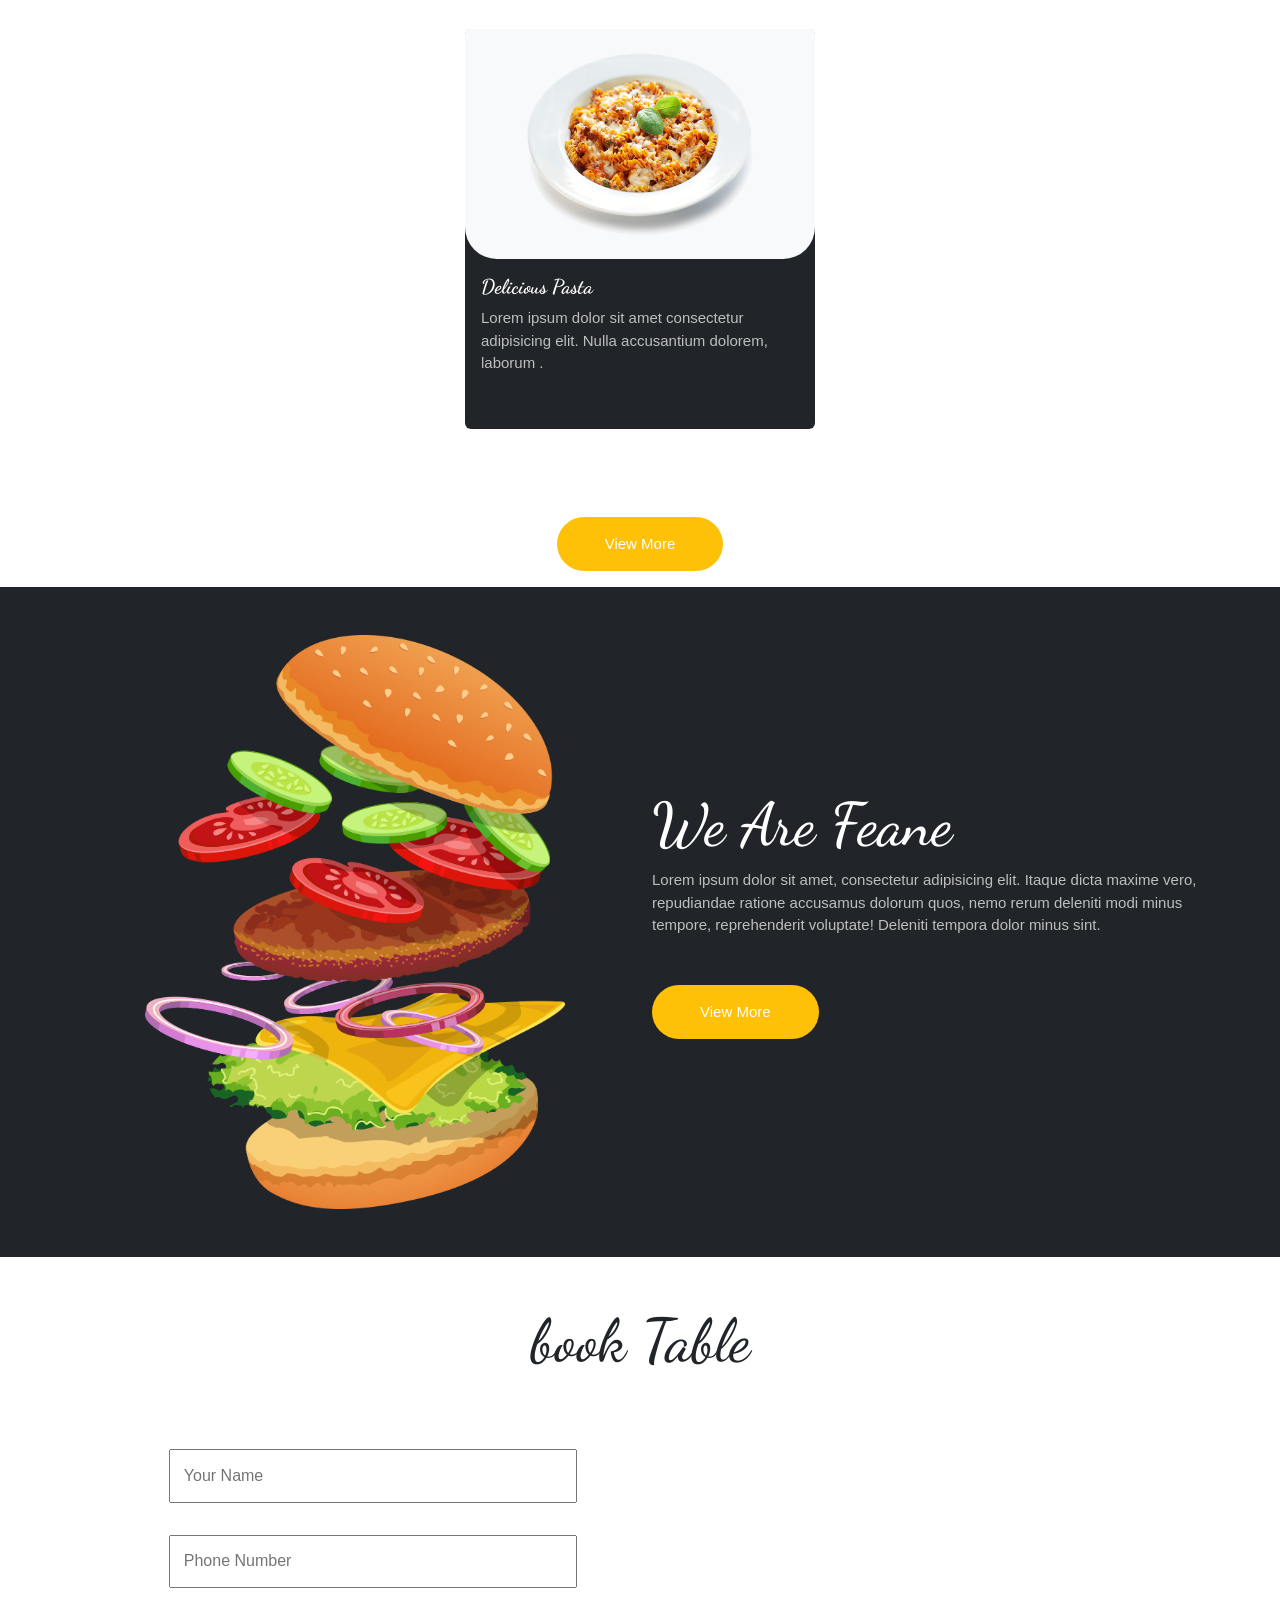
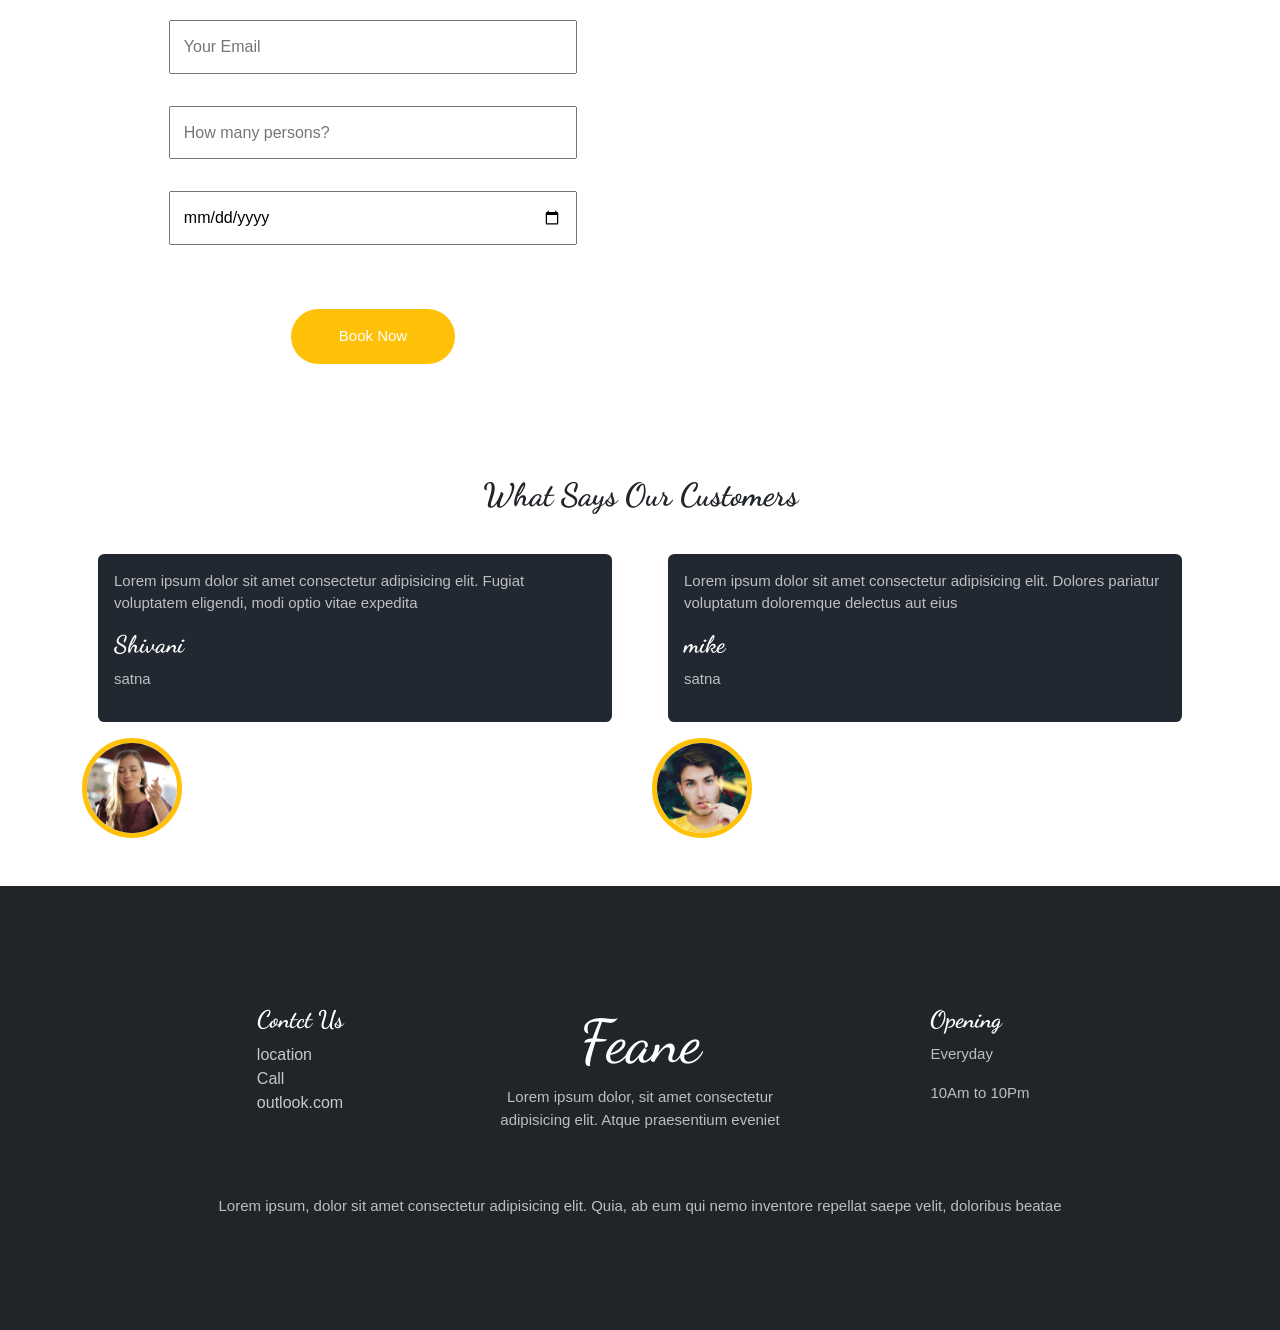
<file: Feane/pages/home.html>
<!doctype html>
<html lang="en">
  <head>
    <meta charset="UTF-8" />
    <meta name="viewport" content="width=device-width, initial-scale=1.0" />
    <link rel="icon" href="../assests/Screenshot 2026-04-24 022253.png" />
    <title>Feane</title>
    <link
      href="https://cdn.jsdelivr.net/npm/bootstrap@5.3.8/dist/css/bootstrap.min.css"
      rel="stylesheet"
      integrity="sha384-sRIl4kxILFvY47J16cr9ZwB07vP4J8+LH7qKQnuqkuIAvNWLzeN8tE5YBujZqJLB"
      crossorigin="anonymous"
    />
    <link rel="stylesheet" href="style.css" />
    <link rel="preconnect" href="https://fonts.googleapis.com" />
    <link rel="preconnect" href="https://fonts.gstatic.com" crossorigin />
    <link
      href="https://fonts.googleapis.com/css2?family=Dancing+Script:wght@400..700&display=swap"
      rel="stylesheet"
    />
  </head>
  <body>
    <div class="hero-section p-2">
      <div class="container-lg">
        <header>
          <div class="d-flex justify-content-between align-items-center m-2">
            <div>
              <a href="../pages/home.html" class="text-decoration-none text-white"><h2>Feane</h2></a>
            </div>
            <div class="nav-option d-flex align-items-center">
              <div >
                <a href="./home.html" class="btn text-warning">HOME</a>
                <a href="./menu.html" class="btn">MENU</a>
                <a href="./about.html" class="btn">ABOUT</a>
                <a href="./book.html" class="btn">BOOK</a>
              </div>
              <div class="nav-svg">
                <div>
                  <svg
                    xmlns="http://www.w3.org/2000/svg"
                    width="20"
                    height="20"
                    fill="currentColor"
                    class="bi bi-person-fill m-2"
                    viewBox="0 0 16 16"
                  >
                    <path
                      d="M3 14s-1 0-1-1 1-4 6-4 6 3 6 4-1 1-1 1zm5-6a3 3 0 1 0 0-6 3 3 0 0 0 0 6"
                    />
                  </svg>

                  <svg
                    xmlns="http://www.w3.org/2000/svg"
                    width="20"
                    height="20"
                    fill="currentColor"
                    class="bi bi-cart-fill m-2"
                    viewBox="0 0 16 16"
                  >
                    <path
                      d="M0 1.5A.5.5 0 0 1 .5 1H2a.5.5 0 0 1 .485.379L2.89 3H14.5a.5.5 0 0 1 .491.592l-1.5 8A.5.5 0 0 1 13 12H4a.5.5 0 0 1-.491-.408L2.01 3.607 1.61 2H.5a.5.5 0 0 1-.5-.5M5 12a2 2 0 1 0 0 4 2 2 0 0 0 0-4m7 0a2 2 0 1 0 0 4 2 2 0 0 0 0-4m-7 1a1 1 0 1 1 0 2 1 1 0 0 1 0-2m7 0a1 1 0 1 1 0 2 1 1 0 0 1 0-2"
                    />
                  </svg>

                  <svg
                    xmlns="http://www.w3.org/2000/svg"
                    width="20"
                    height="20"
                    fill="currentColor"
                    class="bi bi-search m-2"
                    viewBox="0 0 16 16"
                  >
                    <path
                      d="M11.742 10.344a6.5 6.5 0 1 0-1.397 1.398h-.001q.044.06.098.115l3.85 3.85a1 1 0 0 0 1.415-1.414l-3.85-3.85a1 1 0 0 0-.115-.1zM12 6.5a5.5 5.5 0 1 1-11 0 5.5 5.5 0 0 1 11 0"
                    />
                  </svg>
                </div>
              </div>
              <div class="">
                <button class="order p-2 ps-5 pe-5 rounded-pill">
                  Online Order
                </button>
              </div>
            </div>
          </div>
        </header>
        <section>
          <div class="row main-section">
            <div class="col-md-7 col-lg-6">
              <div class="detail-box">
                <h1 class="mt-4 mb-4">Fast Food Restaurant</h1>
                <p>
                  Lorem ipsum dolor sit amet consectetur adipisicing elit.
                  Officiis a sed quaerat cumque, nostrum repudiandae sequi,
                  molestiae assumenda voluptas temporibus magnam! Veniam facere
                  consectetur reiciendis minima vero ipsa nisi error.
                </p>
                <div class="btn-box mt-5 mb-3">
                  <button class="order p-2 ps-5 pe-5 rounded-pill">
                    Online Order
                  </button>
                </div>
              </div>
            </div>
          </div>
        </section>
      </div>
    </div>

    <!-- ......offerSection... -->
    <section>
      <div class="offer-container p-5">
        <div class="container">
          <div class="row mt-3">
            <div class="col-md-6 col-sm-12">
              <div class="box d-flex">
                <div class="img-box">
                  <img src="../assests/col2.jpeg" alt="" />
                </div>
                <div class="details d-flex flex-column justify-content-center">
                  <h5><b> Tasty Thursdays </b></h5>
                  <h6>
                    <span>20%</span>
                    "off"
                  </h6>
                  <button class="oderbutton">
                    Online Order
                    <svg
                      version="1.1"
                      id="Capa_1"
                      xmlns="http://www.w3.org/2000/svg"
                      xmlns:xlink="http://www.w3.org/1999/xlink"
                      x="0px"
                      y="0px"
                      viewBox="0 0 456.029 456.029"
                      style="enable-background: new 0 0 456.029 456.029"
                      xml:space="preserve"
                    ></svg>
                  </button>
                </div>
              </div>
            </div>
            <div class="col-md-6 col-sm-12">
              <div class="box d-flex">
                <div class="img-box">
                  <img src="../assests/col3.jpeg" alt="" />
                </div>
                <div class="details d-flex flex-column justify-content-center">
                  <h5><b> Pizza Days</b></h5>
                  <h6>
                    <span>15%</span>
                    "off"
                  </h6>
                  <button class="oderbutton">
                    Online Order
                    <svg
                      version="1.1"
                      id="Capa_1"
                      xmlns="http://www.w3.org/2000/svg"
                      xmlns:xlink="http://www.w3.org/1999/xlink"
                      x="0px"
                      y="0px"
                      viewBox="0 0 456.029 456.029"
                      style="enable-background: new 0 0 456.029 456.029"
                      xml:space="preserve"
                    ></svg>
                  </button>
                </div>
              </div>
            </div>
          </div>
        </div>
      </div>
    </section>

    <!-- ...OurMenu.. -->

    <section>
      <div class="container">
        <div>
          <h2 class="text-center text-dark">Our Menu</h2>
        </div>
        <div class="Menu d-flex justify-content-center align-items-center p-4">
          <div>
            <button class="text-white bg-dark m-3 pe-3 ps-3 rounded-pill">
              All
            </button>
          </div>
          <div><button class="bg-white text-dark m-3">Burger</button></div>
          <div><button class="bg-white text-dark m-3">Pizza</button></div>
          <div><button class="bg-white text-dark m-3">Pasta</button></div>
          <div><button class="bg-white text-dark m-3">Fries</button></div>
        </div>

        <div class="menuCard">
          <div class="cards d-flex justify-content-center p-3">
            <div class="card bg-dark border-0">
              <div class="">
                <div
                  class="card-img d-flex justify-content-center align-content-center rounded-bottom-5 p-4 bg-light"
                >
                  <img src="../assests/pizza1.png" alt="" class="w-50" />
                </div>
                <div class="carddeatail">
                  <div class="p-3">
                    <h5 class="text-white">Delicious Pasta</h5>
                    <p class="text-white">
                      Lorem ipsum dolor sit amet consectetur adipisicing elit.
                      Nulla accusantium dolorem, laborum .
                    </p>
                  </div>
                </div>
              </div>
            </div>

            <div class="card bg-dark border-0">
              <div class="">
                <div
                  class="card-img d-flex justify-content-center align-content-center rounded-bottom-5 p-4 bg-light"
                >
                  <img src="../assests/burger.png" alt="" class="w-75" />
                </div>
                <div class="carddeatail">
                  <div class="p-3">
                    <h5 class="text-white">Delicious Burger</h5>
                    <p class="text-white">
                      Lorem ipsum dolor sit amet consectetur adipisicing elit.
                      Nulla accusantium dolorem, laborum .
                    </p>
                  </div>
                </div>
              </div>
            </div>

            <div class="card bg-dark border-0">
              <div class="">
                <div
                  class="card-img d-flex justify-content-center align-content-center rounded-bottom-5 p-4 bg-light"
                >
                  <img src="../assests/pizza.png" alt="" class="w-50" />
                </div>
                <div class="carddeatail">
                  <div class="p-3">
                    <h5 class="text-white">Delicious Pizza</h5>
                    <p class="text-white">
                      Lorem ipsum dolor sit amet consectetur adipisicing elit.
                      Nulla accusantium dolorem, laborum .
                    </p>
                  </div>
                </div>
              </div>
            </div>

            <div class="card bg-dark border-0">
              <div class="">
                <div
                  class="card-img d-flex justify-content-center align-content-center rounded-bottom-5 p-4 bg-light"
                >
                  <img src="../assests/pasata.png" alt="" class="w-75" />
                </div>
                <div class="carddeatail">
                  <div class="p-3">
                    <h5 class="text-white">Delicious Pasta</h5>
                    <p class="text-white">
                      Lorem ipsum dolor sit amet consectetur adipisicing elit.
                      Nulla accusantium dolorem, laborum .
                    </p>
                  </div>
                </div>
              </div>
            </div>

            <div class="card bg-dark border-0">
              <div class="">
                <div
                  class="card-img d-flex justify-content-center align-content-center rounded-bottom-5 p-4 bg-light"
                >
                  <img src="../assests/frenchFry.png" alt="" class="w-75" />
                </div>
                <div class="carddeatail">
                  <div class="p-3">
                    <h5 class="text-white">French Fries</h5>
                    <p class="text-white">
                      Lorem ipsum dolor sit amet consectetur adipisicing elit.
                      Nulla accusantium dolorem, laborum .
                    </p>
                  </div>
                </div>
              </div>
            </div>

            <div class="card bg-dark border-0">
              <div class="">
                <div
                  class="card-img d-flex justify-content-center align-content-center rounded-bottom-5 p-4 bg-light"
                >
                  <img src="../assests/pizza.png" alt="" class="w-50" />
                </div>
                <div class="carddeatail">
                  <div class="p-3">
                    <h5 class="text-white">Delicious Pizza</h5>
                    <p class="text-white">
                      Lorem ipsum dolor sit amet consectetur adipisicing elit.
                      Nulla accusantium dolorem, laborum .
                    </p>
                  </div>
                </div>
              </div>
            </div>

            <div class="card bg-dark border-0">
              <div class="">
                <div
                  class="card-img d-flex justify-content-center align-content-center rounded-bottom-5 p-4 bg-light"
                >
                  <img src="../assests/burger2.png" alt="" class="w-75" />
                </div>
                <div class="carddeatail">
                  <div class="p-3">
                    <h5 class="text-white">Tasty Burger</h5>
                    <p class="text-white">
                      Lorem ipsum dolor sit amet consectetur adipisicing elit.
                      Nulla accusantium dolorem, laborum .
                    </p>
                  </div>
                </div>
              </div>
            </div>

            <div class="card bg-dark border-0">
              <div class="">
                <div
                  class="card-img d-flex justify-content-center align-content-center rounded-bottom-5 p-4 bg-light"
                >
                  <img src="../assests/burger1.png" alt="" class="w-75" />
                </div>
                <div class="carddeatail">
                  <div class="p-3">
                    <h5 class="text-white">Tasty Burger</h5>
                    <p class="text-white">
                      Lorem ipsum dolor sit amet consectetur adipisicing elit.
                      Nulla accusantium dolorem, laborum .
                    </p>
                  </div>
                </div>
              </div>
            </div>

            <div class="card bg-dark border-0">
              <div class="">
                <div
                  class="card-img d-flex justify-content-center align-content-center rounded-bottom-5 p-4 bg-light"
                >
                  <img src="../assests/passta.png" alt="" class="w-75" />
                </div>
                <div class="carddeatail">
                  <div class="p-3">
                    <h5 class="text-white">Delicious Pasta</h5>
                    <p class="text-white">
                      Lorem ipsum dolor sit amet consectetur adipisicing elit.
                      Nulla accusantium dolorem, laborum .
                    </p>
                  </div>
                </div>
              </div>
            </div>
           
          </div>
           <div class="d-flex justify-content-center btn-box mt-5 mb-3">
              <button class="order p-3 ps-5 pe-5 rounded-pill">
                View More
              </button>
            </div>
        </div>
      </div>
    </section>

    <!-- ....... -->
    <section>
      <div class="bg-dark p-5">
        <div class="container">
          <div class="row d-flex">
            <div class="col-md-6 d-flex justify-content-center">
              <img src="../assests/burgercut.png" alt="" class="buggercut" />
            </div>
            <div class="col-md-6 d-flex align-items-center">
              <div>
                <h1>We Are Feane</h1>
                <p>
                  Lorem ipsum dolor sit amet, consectetur adipisicing elit.
                  Itaque dicta maxime vero, repudiandae ratione accusamus
                  dolorum quos, nemo rerum deleniti modi minus tempore,
                  reprehenderit voluptate! Deleniti tempora dolor minus sint.
                </p>
                <div class="btn-box mt-5 mb-3">
                  <button class="order p-3 ps-5 pe-5 rounded-pill">
                    View More
                  </button>
                </div>
              </div>
            </div>
          </div>
        </div>
      </div>
    </section>

    <!-- ........ -->
    <section>
      <div>
        <div class="container p-5 ">
          <div><h1 class="text-dark text-center">book Table</h1></div>
          <div class="row">
            <div class="col-md-6">
              <form action="">
                <div class="d-flex flex-column align-items-center justify-content-center pt-5">
                  <input type="text" placeholder="Your Name" />
                  <input type="tel" placeholder="Phone Number" />
                  <input type="email" placeholder="Your Email" />
                  <input type="number" placeholder="How many persons?" />
                  <input type="date" placeholder="Your Name" />
                </div>
                <div class="btn-box mt-5 mb-3 d-flex justify-content-center">
                  <button class="order p-3 ps-5 pe-5 rounded-pill">
                    Book Now
                  </button>
                </div>
              </form>
            </div>
            <div class="col-md-6">
              <h2>Our Location</h2>

              <iframe
                src="https://www.google.com/maps?q=Bhopal&output=embed"
                width="100%"
                height="400"
                style="border: 0"
                allowfullscreen=""
                loading="lazy"
              >
              </iframe>
            </div>
          </div>
        </div>
      </div>
    </section>

    <!-- ....... -->

    <section>
      <div class="offer-container p-5">
        <div class="container">
          <div class="d-flex justify-content-center">
            <h2 class="text-dark">What Says Our Customers</h2>
          </div>
          <div class="row mt-3">
            <div class="col-md-6 col-sm-12">
              <div class="box d-flex">
                <div class="details d-flex flex-column justify-content-center">
                  <p>
                    Lorem ipsum dolor sit amet consectetur adipisicing elit.
                    Fugiat voluptatem eligendi, modi optio vitae expedita
                  </p>
                  <h5>Shivani</h5>
                  <p>satna</p>
                </div>
              </div>
              <span class="">
                <img
                  src="../assests/client.jpeg"
                  alt=""
                  class="rounded-circle border border-5 border-warning"
                />
              </span>
            </div>
            <div class="col-md-6 col-sm-12">
              <div class="box d-flex">
                <div class="details d-flex flex-column justify-content-center">
                  <p>
                    Lorem ipsum dolor sit amet consectetur adipisicing elit.
                    Dolores pariatur voluptatum doloremque delectus aut eius
                  </p>
                  <h5>mike</h5>
                  <p>satna</p>
                </div>
              </div>
              <span class="">
                <img
                  src="../assests/client2.jpeg"
                  alt=""
                  class="rounded-circle border border-5 border-warning"
                />
              </span>
            </div>
          </div>
        </div>
      </div>
    </section>
    <!-- ..... -->

    <footer class="d-flex justify-content-center  p-5 bg-dark">
      <div class="container p-5">
        <div class="row d-flex justify-content-center p-4">
          <div class="col-md-4 d-flex justify-content-center mb-4">
            <div class="contact">
              <h4 class="text-center text-white">Contct Us</h4>
              <div class="links d-flex flex-column">
                <a href="" class="text-white opacity-75 text-decoration-none">location</a>
                <a href="" class="text-white opacity-75 text-decoration-none">Call</a>
                <a href="" class="text-white opacity-75 text-decoration-none"
                  >outlook.com</a
                >
              </div>
            </div>
          </div>
          <div class="col-md-4 d-flex justify-content-center mb-4">
            <div class="fean">
              <a
                href="../pages/home.html"
                class="text-decoration-none text-center text-white"
                ><h1>Feane</h1></a
              >
              <p class=" text-center">
                Lorem ipsum dolor, sit amet consectetur adipisicing elit. Atque
                praesentium eveniet
              </p>
            </div>
          </div>
          <div class="col-md-4 d-flex justify-content-center mb-4">
            <div class="time">
              <h4 class=" text-white">Opening</h4>
              <p >Everyday</p>
              <p >10Am to 10Pm</p>
            </div>
          </div>
        </div>
        <div class="footer-bottem d-flex justify-content-center">
          <div>
            <p >
              Lorem ipsum, dolor sit amet consectetur adipisicing elit. Quia, ab
              eum qui nemo inventore repellat saepe velit, doloribus beatae
            </p>
          </div>
        </div>
      </div>
    </footer>

    <script
      src="https://cdn.jsdelivr.net/npm/bootstrap@5.3.8/dist/js/bootstrap.bundle.min.js"
      integrity="sha384-FKyoEForCGlyvwx9Hj09JcYn3nv7wiPVlz7YYwJrWVcXK/BmnVDxM+D2scQbITxI"
      crossorigin="anonymous"
    ></script>
  </body>
</html>
</file>
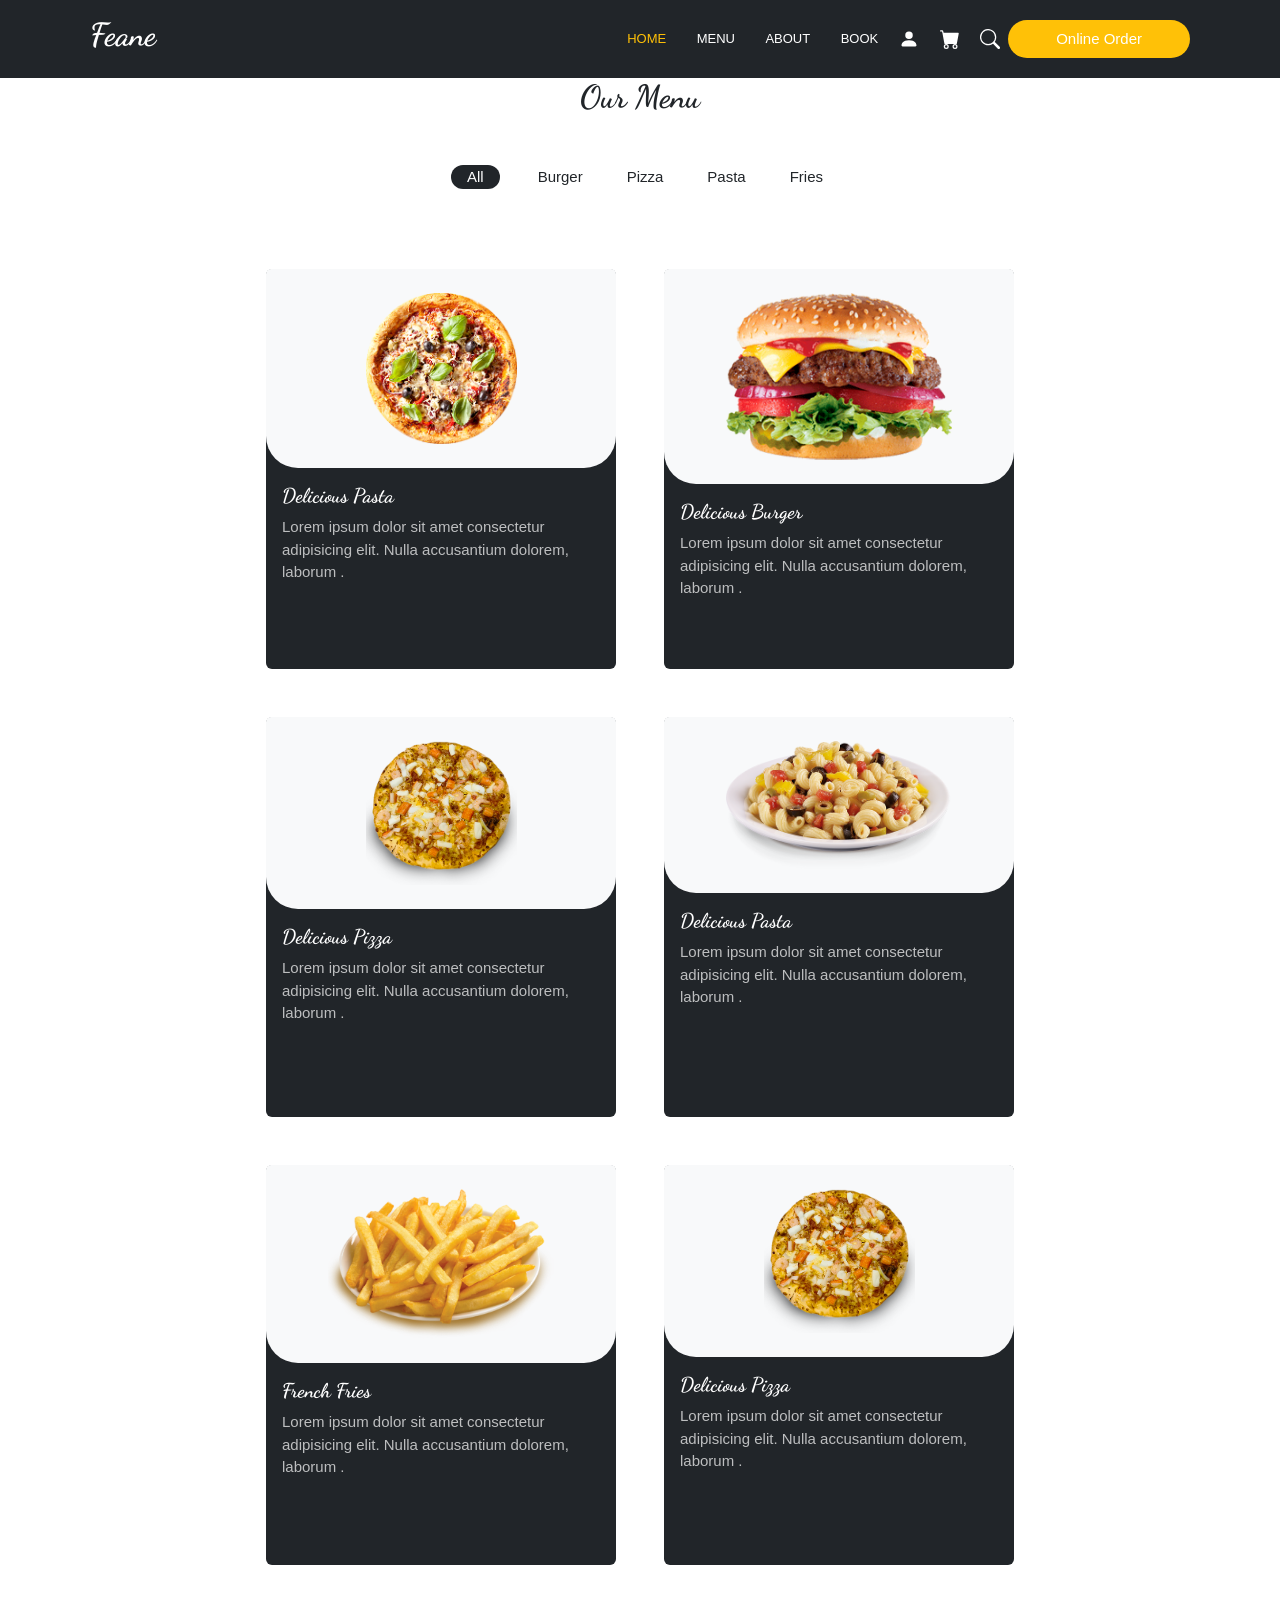
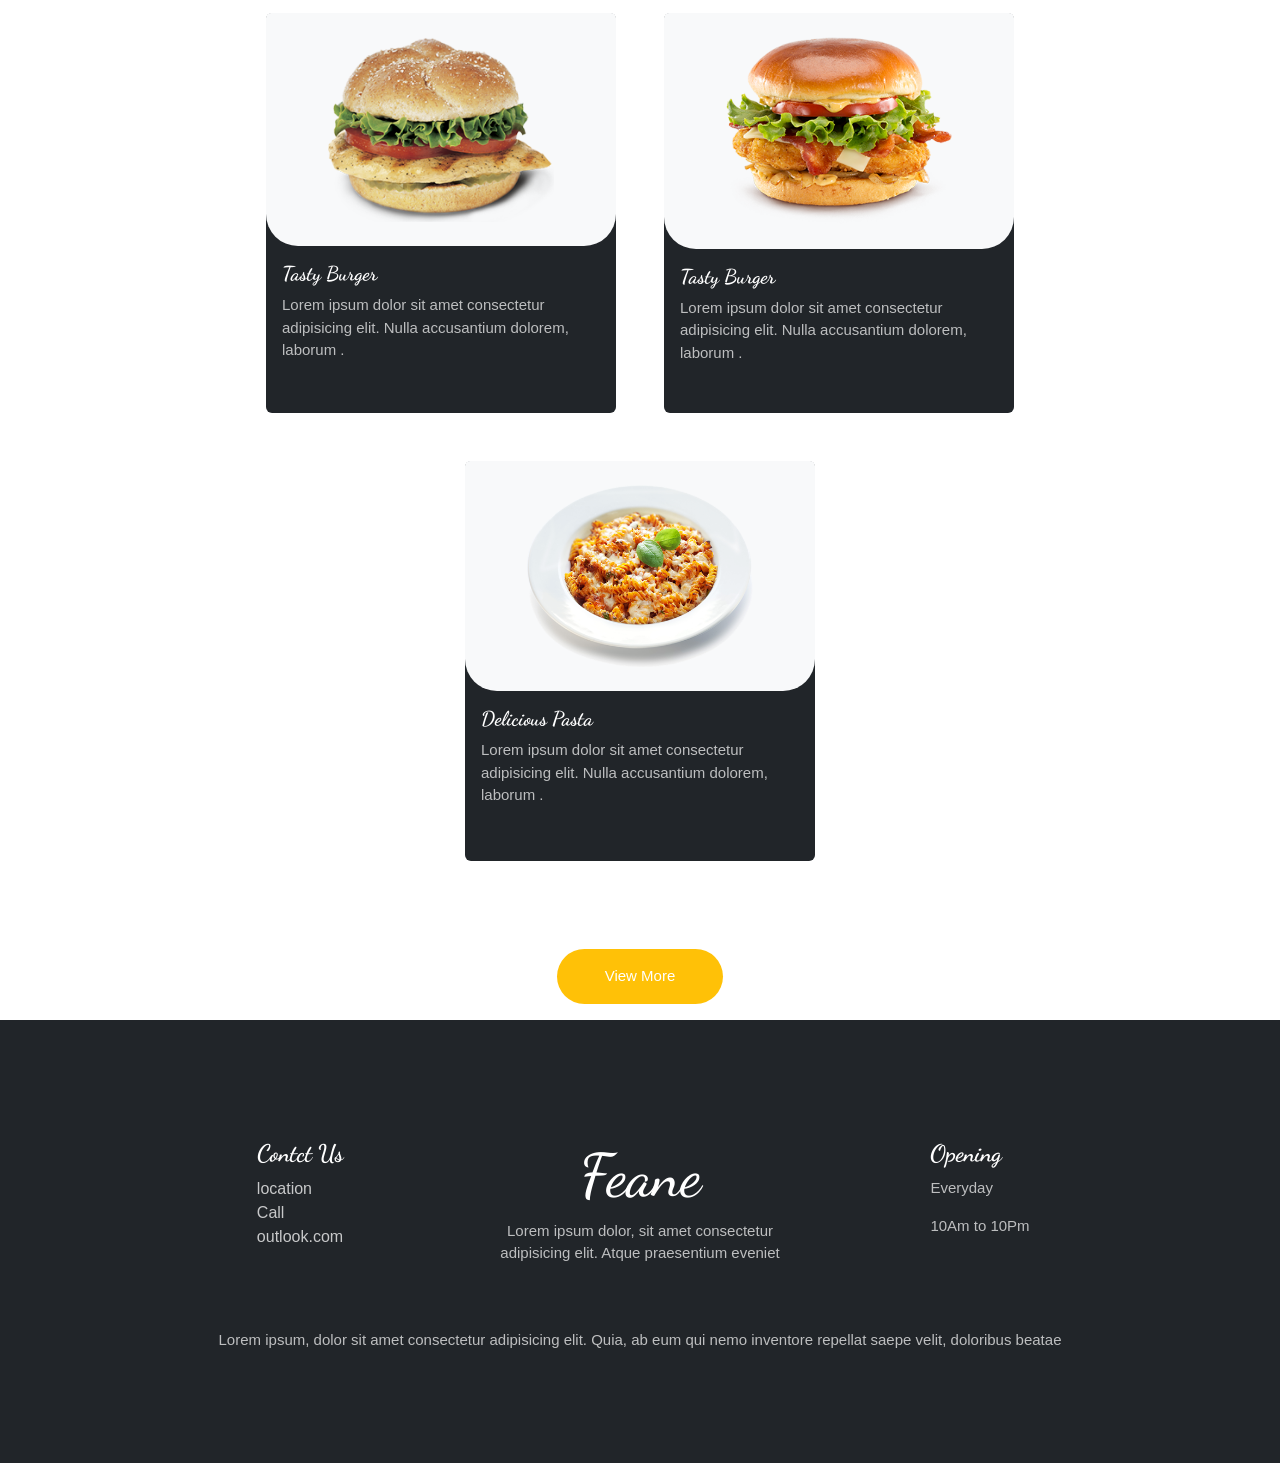
<file: Feane/pages/menu.html>
<!doctype html>
<html lang="en">
  <head>
    <meta charset="UTF-8" />
    <meta name="viewport" content="width=device-width, initial-scale=1.0" />
    <link rel="icon" href="../assests/Screenshot 2026-04-24 022253.png" />
    <title>Feane</title>
    <link
      href="https://cdn.jsdelivr.net/npm/bootstrap@5.3.8/dist/css/bootstrap.min.css"
      rel="stylesheet"
      integrity="sha384-sRIl4kxILFvY47J16cr9ZwB07vP4J8+LH7qKQnuqkuIAvNWLzeN8tE5YBujZqJLB"
      crossorigin="anonymous"
    />
    <link rel="stylesheet" href="../style.css">
    <link rel="preconnect" href="https://fonts.googleapis.com" />
    <link rel="preconnect" href="https://fonts.gstatic.com" crossorigin />
    <link
      href="https://fonts.googleapis.com/css2?family=Dancing+Script:wght@400..700&display=swap"
      rel="stylesheet"
    />
  </head>
  <body>
    <div class="p-2 bg-dark">
      <div class="container bg-dark">
        <header>
          <div class="d-flex justify-content-between align-items-center m-2">
            <div>
              <a href="./index.html" class="text-decoration-none text-white"><h2>Feane</h2></a>
            </div>
            <div class="nav-option d-flex align-items-center">
              <div >
                <a href="../index.html" class="btn text-warning">HOME</a>
                <a href="./menu.html" class="btn">MENU</a>
                <a href="./about.html" class="btn">ABOUT</a>
                <a href="./book.html" class="btn">BOOK</a>
              </div>
              <div class="nav-svg">
                <div>
                  <svg
                    xmlns="http://www.w3.org/2000/svg"
                    width="20"
                    height="20"
                    fill="currentColor"
                    class="bi bi-person-fill m-2"
                    viewBox="0 0 16 16"
                  >
                    <path
                      d="M3 14s-1 0-1-1 1-4 6-4 6 3 6 4-1 1-1 1zm5-6a3 3 0 1 0 0-6 3 3 0 0 0 0 6"
                    />
                  </svg>

                  <svg
                    xmlns="http://www.w3.org/2000/svg"
                    width="20"
                    height="20"
                    fill="currentColor"
                    class="bi bi-cart-fill m-2"
                    viewBox="0 0 16 16"
                  >
                    <path
                      d="M0 1.5A.5.5 0 0 1 .5 1H2a.5.5 0 0 1 .485.379L2.89 3H14.5a.5.5 0 0 1 .491.592l-1.5 8A.5.5 0 0 1 13 12H4a.5.5 0 0 1-.491-.408L2.01 3.607 1.61 2H.5a.5.5 0 0 1-.5-.5M5 12a2 2 0 1 0 0 4 2 2 0 0 0 0-4m7 0a2 2 0 1 0 0 4 2 2 0 0 0 0-4m-7 1a1 1 0 1 1 0 2 1 1 0 0 1 0-2m7 0a1 1 0 1 1 0 2 1 1 0 0 1 0-2"
                    />
                  </svg>

                  <svg
                    xmlns="http://www.w3.org/2000/svg"
                    width="20"
                    height="20"
                    fill="currentColor"
                    class="bi bi-search m-2"
                    viewBox="0 0 16 16"
                  >
                    <path
                      d="M11.742 10.344a6.5 6.5 0 1 0-1.397 1.398h-.001q.044.06.098.115l3.85 3.85a1 1 0 0 0 1.415-1.414l-3.85-3.85a1 1 0 0 0-.115-.1zM12 6.5a5.5 5.5 0 1 1-11 0 5.5 5.5 0 0 1 11 0"
                    />
                  </svg>
                </div>
              </div>
              <div class="">
                <button class="order p-2 ps-5 pe-5 rounded-pill">
                  Online Order
                </button>
              </div>
            </div>
          </div>
        </header>
      </div>
    </div>
    <section>
      <div class="container">
        <div>
          <h2 class="text-center text-dark">Our Menu</h2>
        </div>
        <div class="Menu d-flex justify-content-center align-items-center p-4">
          <div>
            <button class="text-white bg-dark m-3 pe-3 ps-3 rounded-pill">
              All
            </button>
          </div>
          <div><button class="bg-white text-dark m-3">Burger</button></div>
          <div><button class="bg-white text-dark m-3">Pizza</button></div>
          <div><button class="bg-white text-dark m-3">Pasta</button></div>
          <div><button class="bg-white text-dark m-3">Fries</button></div>
        </div>

        <div class="menuCard">
          <div class="cards d-flex justify-content-center p-3">
            <div class="card bg-dark border-0">
              <div class="">
                <div
                  class="card-img d-flex justify-content-center align-content-center rounded-bottom-5 p-4 bg-light"
                >
                  <img src="../assests/pizza1.png" alt="" class="w-50" />
                </div>
                <div class="carddeatail">
                  <div class="p-3">
                    <h5 class="text-white">Delicious Pasta</h5>
                    <p class="text-white">
                      Lorem ipsum dolor sit amet consectetur adipisicing elit.
                      Nulla accusantium dolorem, laborum .
                    </p>
                  </div>
                </div>
              </div>
            </div>

            <div class="card bg-dark border-0">
              <div class="">
                <div
                  class="card-img d-flex justify-content-center align-content-center rounded-bottom-5 p-4 bg-light"
                >
                  <img src="../assests/burger.png" alt="" class="w-75" />
                </div>
                <div class="carddeatail">
                  <div class="p-3">
                    <h5 class="text-white">Delicious Burger</h5>
                    <p class="text-white">
                      Lorem ipsum dolor sit amet consectetur adipisicing elit.
                      Nulla accusantium dolorem, laborum .
                    </p>
                  </div>
                </div>
              </div>
            </div>

            <div class="card bg-dark border-0">
              <div class="">
                <div
                  class="card-img d-flex justify-content-center align-content-center rounded-bottom-5 p-4 bg-light"
                >
                  <img src="../assests/pizza.png" alt="" class="w-50" />
                </div>
                <div class="carddeatail">
                  <div class="p-3">
                    <h5 class="text-white">Delicious Pizza</h5>
                    <p class="text-white">
                      Lorem ipsum dolor sit amet consectetur adipisicing elit.
                      Nulla accusantium dolorem, laborum .
                    </p>
                  </div>
                </div>
              </div>
            </div>

            <div class="card bg-dark border-0">
              <div class="">
                <div
                  class="card-img d-flex justify-content-center align-content-center rounded-bottom-5 p-4 bg-light"
                >
                  <img src="../assests/pasata.png" alt="" class="w-75" />
                </div>
                <div class="carddeatail">
                  <div class="p-3">
                    <h5 class="text-white">Delicious Pasta</h5>
                    <p class="text-white">
                      Lorem ipsum dolor sit amet consectetur adipisicing elit.
                      Nulla accusantium dolorem, laborum .
                    </p>
                  </div>
                </div>
              </div>
            </div>

            <div class="card bg-dark border-0">
              <div class="">
                <div
                  class="card-img d-flex justify-content-center align-content-center rounded-bottom-5 p-4 bg-light"
                >
                  <img src="../assests/frenchFry.png" alt="" class="w-75" />
                </div>
                <div class="carddeatail">
                  <div class="p-3">
                    <h5 class="text-white">French Fries</h5>
                    <p class="text-white">
                      Lorem ipsum dolor sit amet consectetur adipisicing elit.
                      Nulla accusantium dolorem, laborum .
                    </p>
                  </div>
                </div>
              </div>
            </div>

            <div class="card bg-dark border-0">
              <div class="">
                <div
                  class="card-img d-flex justify-content-center align-content-center rounded-bottom-5 p-4 bg-light"
                >
                  <img src="../assests/pizza.png" alt="" class="w-50" />
                </div>
                <div class="carddeatail">
                  <div class="p-3">
                    <h5 class="text-white">Delicious Pizza</h5>
                    <p class="text-white">
                      Lorem ipsum dolor sit amet consectetur adipisicing elit.
                      Nulla accusantium dolorem, laborum .
                    </p>
                  </div>
                </div>
              </div>
            </div>

            <div class="card bg-dark border-0">
              <div class="">
                <div
                  class="card-img d-flex justify-content-center align-content-center rounded-bottom-5 p-4 bg-light"
                >
                  <img src="../assests/burger2.png" alt="" class="w-75" />
                </div>
                <div class="carddeatail">
                  <div class="p-3">
                    <h5 class="text-white">Tasty Burger</h5>
                    <p class="text-white">
                      Lorem ipsum dolor sit amet consectetur adipisicing elit.
                      Nulla accusantium dolorem, laborum .
                    </p>
                  </div>
                </div>
              </div>
            </div>

            <div class="card bg-dark border-0">
              <div class="">
                <div
                  class="card-img d-flex justify-content-center align-content-center rounded-bottom-5 p-4 bg-light"
                >
                  <img src="../assests/burger1.png" alt="" class="w-75" />
                </div>
                <div class="carddeatail">
                  <div class="p-3">
                    <h5 class="text-white">Tasty Burger</h5>
                    <p class="text-white">
                      Lorem ipsum dolor sit amet consectetur adipisicing elit.
                      Nulla accusantium dolorem, laborum .
                    </p>
                  </div>
                </div>
              </div>
            </div>

            <div class="card bg-dark border-0">
              <div class="">
                <div
                  class="card-img d-flex justify-content-center align-content-center rounded-bottom-5 p-4 bg-light"
                >
                  <img src="../assests/passta.png" alt="" class="w-75" />
                </div>
                <div class="carddeatail">
                  <div class="p-3">
                    <h5 class="text-white">Delicious Pasta</h5>
                    <p class="text-white">
                      Lorem ipsum dolor sit amet consectetur adipisicing elit.
                      Nulla accusantium dolorem, laborum .
                    </p>
                  </div>
                </div>
              </div>
            </div>
          </div>
          <div class="d-flex justify-content-center btn-box mt-5 mb-3">
            <button class="order p-3 ps-5 pe-5 rounded-pill">View More</button>
          </div>
        </div>
      </div>
    </section>

    <footer class="d-flex justify-content-center  p-5 bg-dark">
      <div class="container p-5">
        <div class="row d-flex justify-content-center p-4">
          <div class="col-md-4 d-flex justify-content-center mb-4">
            <div class="contact">
              <h4 class="text-center text-white">Contct Us</h4>
              <div class="links d-flex flex-column">
                <a href="" class="text-white opacity-75 text-decoration-none">location</a>
                <a href="" class="text-white opacity-75 text-decoration-none">Call</a>
                <a href="" class="text-white opacity-75 text-decoration-none"
                  >outlook.com</a
                >
              </div>
            </div>
          </div>
          <div class="col-md-4 d-flex justify-content-center mb-4">
            <div class="fean">
              <a
                href="../index.html"
                class="text-decoration-none text-center text-white"
                ><h1>Feane</h1></a
              >
              <p class=" text-center">
                Lorem ipsum dolor, sit amet consectetur adipisicing elit. Atque
                praesentium eveniet
              </p>
            </div>
          </div>
          <div class="col-md-4 d-flex justify-content-center mb-4">
            <div class="time">
              <h4 class=" text-white">Opening</h4>
              <p >Everyday</p>
              <p >10Am to 10Pm</p>
            </div>
          </div>
        </div>
        <div class="footer-bottem d-flex justify-content-center">
          <div>
            <p >
              Lorem ipsum, dolor sit amet consectetur adipisicing elit. Quia, ab
              eum qui nemo inventore repellat saepe velit, doloribus beatae
            </p>
          </div>
        </div>
      </div>
    </footer>
    <script
      src="https://cdn.jsdelivr.net/npm/bootstrap@5.3.8/dist/js/bootstrap.bundle.min.js"
      integrity="sha384-FKyoEForCGlyvwx9Hj09JcYn3nv7wiPVlz7YYwJrWVcXK/BmnVDxM+D2scQbITxI"
      crossorigin="anonymous"
    ></script>
  </body>
</html>
</file>
<file: Feane/style.css>
:root {
  --blue: #007bff;
  --indigo: #6610f2;
  --purple: #6f42c1;
  --pink: #e83e8c;
  --red: #dc3545;
  --orange: #fd7e14;
  --yellow: #ffc107;
  --green: #28a745;
  --teal: #20c997;
  --cyan: #17a2b8;
  --white: #fff;
  --gray: #6c757d;
  --gray-dark: #343a40;
  --primary: #007bff;
  --secondary: #6c757d;
  --success: #28a745;
  --info: #17a2b8;
  --warning: #ffc107;
  --danger: #dc3545;
  --light: #f8f9fa;
  --dark: #343a40;
  --breakpoint-xs: 0;
  --breakpoint-sm: 576px;
  --breakpoint-md: 768px;
  --breakpoint-lg: 992px;
  --breakpoint-xl: 1200px;
  --font-family-sans-serif:
    -apple-system, BlinkMacSystemFont, "Segoe UI", Roboto, "Helvetica Neue",
    Arial, "Noto Sans", sans-serif, "Apple Color Emoji", "Segoe UI Emoji",
    "Segoe UI Symbol", "Noto Color Emoji";
  --font-family-monospace:
    SFMono-Regular, Menlo, Monaco, Consolas, "Liberation Mono", "Courier New",
    monospace;
}

body {
  margin: 0;
  padding: 0;
  font-family: sans-serif;
  color: var(--white);
}

.hero-section {
  background-image: url(./assests/hero.jpeg); 
  width: 100%;
  height: 100vh;
  background-repeat: no-repeat;
  background-size: cover;
  background-position: center;
}

.main-section {
  padding: 100px 0px 175px 0px;
}
h2,
h5 {
  font-family: "Dancing Script", cursive;
  font-weight: 700;
}
h1 {
  font-family: "Dancing Script", cursive;
  font-size: 60px;
}

h4 {
  font-family: "Dancing Script", cursive;
  font-weight: 700;
  color: var(--dark);
}
p {
  font-size: 15px;
  opacity: 0.7;
}
.btn {
  color: var(--white);
  font-size: 13px;
  
}
.btn:hover {
  color: var(--yellow);
}
button {
  font-size: 15px;
  color: var(--white);
  border: none;
  background: var(--yellow);
}
button:hover {
  background: var(--yellow);
  opacity: 0.8;
}
.nav-option
{
  display: flex;
  align-items: center;

 
}
svg {
  color: var(--white);
}

svg:hover {
  color: var(--yellow);
}
.oderbutton {
  height: 2rem;
  width: 10rem;
  padding: 0.4rem;
  border-radius: 15px;
}
.box {
  background: #222831;
  border-radius: 0.4rem;
  display: grid;
  flex-wrap: wrap;
  padding: 1rem;
  margin: 1rem;
  justify-content: center;

  h5 {
    font-family: "Dancing Script", cursive;
    font-weight: 700;
    font-size: 1.5rem;
  }
  h6 {
    font-family: "Dancing Script", cursive;
    font-weight: 700;
    font-size: 2.5rem;
  }
}
.img-box {
  width: 170px;
  border-radius: 50%;
  border: 5px solid var(--yellow);
  margin-right: 1rem;
}

.img-box img {
  width: 160px;
  border-radius: 50%;
}
.img-box img:hover {
  transform: scale(1.1);
}
.cards {
  display: grid;
  flex-wrap: wrap;
}
.card {
  width: 350px;
  height: 400px;
  margin: 1.5rem;
}

.card-img img:hover
{
  transition: 0.3s linear;
  transform: scale(1.1);
}
.buggercut {
  width: 420px;
}

input {
  margin: 1rem 1rem;
  padding: 0.8rem;
  width: 80%;

}

img {
  width: 100px;
}

@media screen and (max-width: 760px) {
  .nav-svg {
    display: none;
  }
}
@media screen and (max-width: 480px) {
  
  .order
  {

    display: none;
  }
  input{
    width: 70%;
  }
}
</file>
<file: Feane/pages/style.css>
:root {
  --blue: #007bff;
  --indigo: #6610f2;
  --purple: #6f42c1;
  --pink: #e83e8c;
  --red: #dc3545;
  --orange: #fd7e14;
  --yellow: #ffc107;
  --green: #28a745;
  --teal: #20c997;
  --cyan: #17a2b8;
  --white: #fff;
  --gray: #6c757d;
  --gray-dark: #343a40;
  --primary: #007bff;
  --secondary: #6c757d;
  --success: #28a745;
  --info: #17a2b8;
  --warning: #ffc107;
  --danger: #dc3545;
  --light: #f8f9fa;
  --dark: #343a40;
  --breakpoint-xs: 0;
  --breakpoint-sm: 576px;
  --breakpoint-md: 768px;
  --breakpoint-lg: 992px;
  --breakpoint-xl: 1200px;
  --font-family-sans-serif:
    -apple-system, BlinkMacSystemFont, "Segoe UI", Roboto, "Helvetica Neue",
    Arial, "Noto Sans", sans-serif, "Apple Color Emoji", "Segoe UI Emoji",
    "Segoe UI Symbol", "Noto Color Emoji";
  --font-family-monospace:
    SFMono-Regular, Menlo, Monaco, Consolas, "Liberation Mono", "Courier New",
    monospace;
}

body {
  margin: 0;
  padding: 0;
  font-family: sans-serif;
  color: var(--white);
}

.hero-section {
  background-image: url(../assests/hero.jpeg);
  width: 100%;
  height: 100vh;
  background-repeat: no-repeat;
  background-size: cover;
  background-position: center;
}

.main-section {
  padding: 100px 0px 175px 0px;
}
h2,
h5 {
  font-family: "Dancing Script", cursive;
  font-weight: 700;
}
h1 {
  font-family: "Dancing Script", cursive;
  font-size: 60px;
}

h4 {
  font-family: "Dancing Script", cursive;
  font-weight: 700;
  color: var(--dark);
}
p {
  font-size: 15px;
  opacity: 0.7;
}
.btn {
  color: var(--white);
  font-size: 13px;
  
}
.btn:hover {
  color: var(--yellow);
}
button {
  font-size: 15px;
  color: var(--white);
  border: none;
  background: var(--yellow);
}
button:hover {
  background: var(--yellow);
  opacity: 0.8;
}
.nav-option
{
  display: flex;
  align-items: center;

 
}
svg {
  color: var(--white);
}

svg:hover {
  color: var(--yellow);
}
.oderbutton {
  height: 2rem;
  width: 10rem;
  padding: 0.4rem;
  border-radius: 15px;
}
.box {
  background: #222831;
  border-radius: 0.4rem;
  display: grid;
  flex-wrap: wrap;
  padding: 1rem;
  margin: 1rem;
  justify-content: center;

  h5 {
    font-family: "Dancing Script", cursive;
    font-weight: 700;
    font-size: 1.5rem;
  }
  h6 {
    font-family: "Dancing Script", cursive;
    font-weight: 700;
    font-size: 2.5rem;
  }
}
.img-box {
  width: 170px;
  border-radius: 50%;
  border: 5px solid var(--yellow);
  margin-right: 1rem;
}

.img-box img {
  width: 160px;
  border-radius: 50%;
}
.img-box img:hover {
  transform: scale(1.1);
}
.cards {
  display: grid;
  flex-wrap: wrap;
}
.card {
  width: 350px;
  height: 400px;
  margin: 1.5rem;
}

.card-img img:hover
{
  transition: 0.3s linear;
  transform: scale(1.1);
}
.buggercut {
  width: 420px;
}

input {
  margin: 1rem 1rem;
  padding: 0.8rem;
  width: 80%;

}

img {
  width: 100px;
}

@media screen and (max-width: 760px) {
  .nav-svg {
    display: none;
  }
}
@media screen and (max-width: 480px) {
  
  .order
  {

    display: none;
  }
  input{
    width: 70%;
  }
}
</file>
